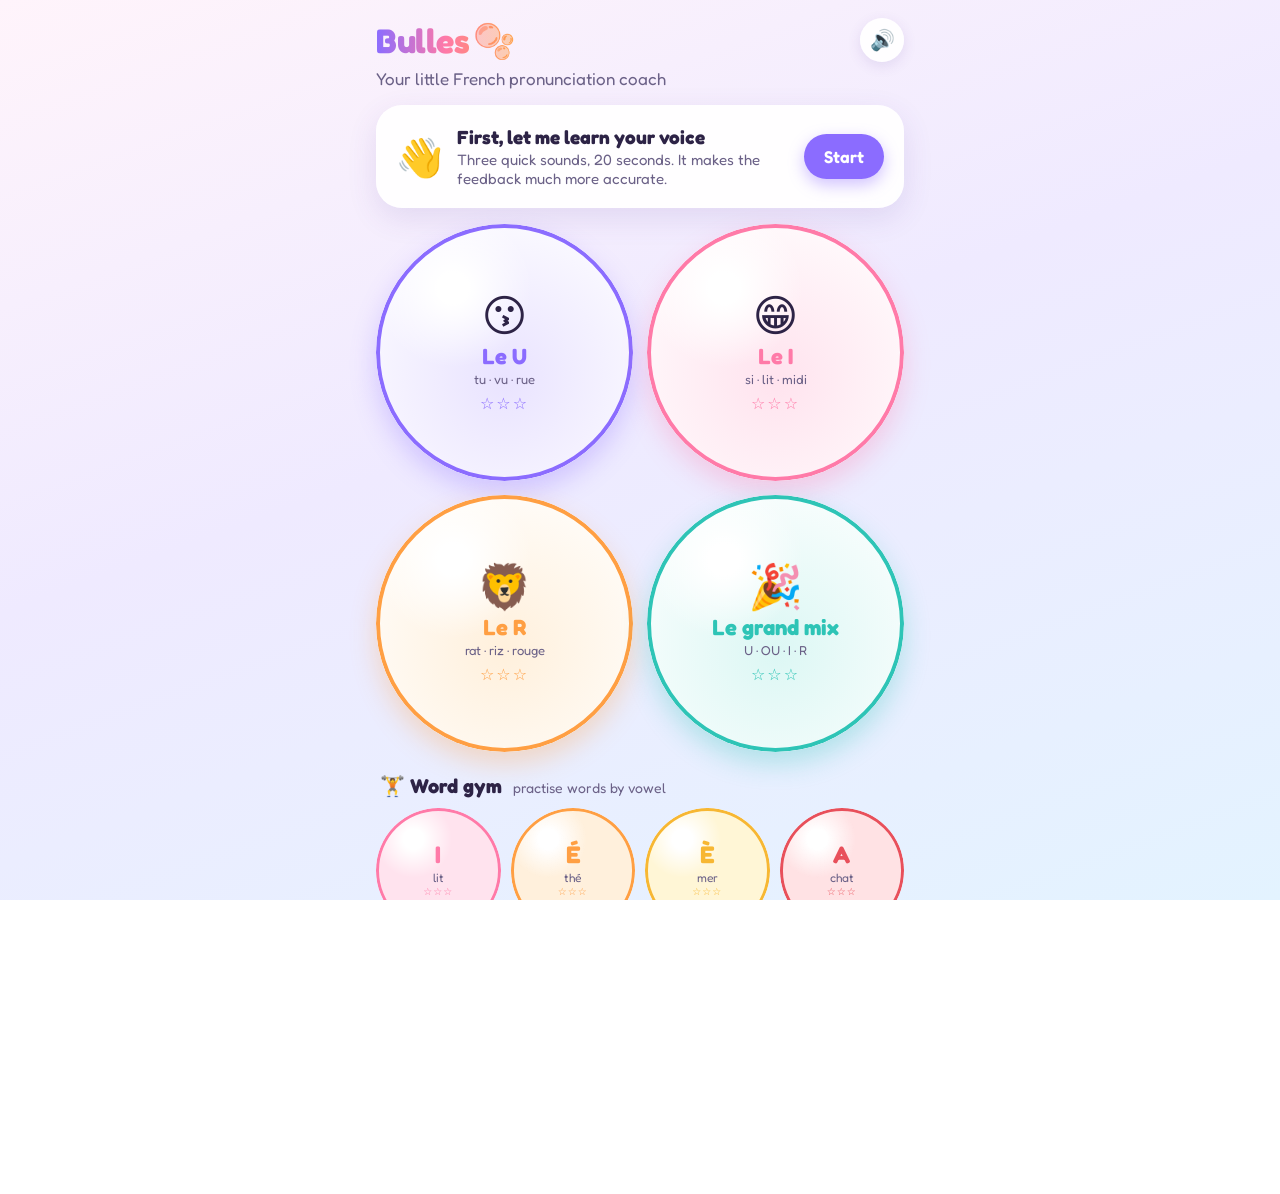
<file: index.html>
<!DOCTYPE html>
<html lang="en">
<head>
<meta charset="utf-8">
<meta name="viewport" content="width=device-width, initial-scale=1, viewport-fit=cover">
<meta name="theme-color" content="#efeaff">
<meta name="apple-mobile-web-app-capable" content="yes">
<title>Bulles · French pronunciation coach</title>
<link rel="preconnect" href="https://fonts.googleapis.com">
<link rel="preconnect" href="https://fonts.gstatic.com" crossorigin>
<link href="https://fonts.googleapis.com/css2?family=Fredoka:wght@400;500;600;700&display=swap" rel="stylesheet">
<link rel="icon" href="data:image/svg+xml,<svg xmlns='http://www.w3.org/2000/svg' viewBox='0 0 100 100'><text y='.9em' font-size='90'>🫧</text></svg>">
<style>:root{
  --ink:#2d2346; --ink2:#6b6187; --card:#ffffffee; --accent:#8b6cff; --soft:#e9e3ff;
  --good:#22c58b; --mid:#ffb020; --bad:#ff5d7a; --r:26px;
  font-family:'Fredoka','Nunito','Avenir Next','Segoe UI',system-ui,sans-serif;
}
*{box-sizing:border-box;-webkit-tap-highlight-color:transparent}
html,body{margin:0;height:100%;color:var(--ink);background:linear-gradient(160deg,#fff4fb 0%,#efeaff 45%,#e3f3ff 100%);background-attachment:fixed;overflow-x:hidden}
body{min-height:100vh;min-height:100dvh}
button{font-family:inherit;color:inherit;cursor:pointer;border:none;background:none}
#bg{position:fixed;inset:0;overflow:hidden;z-index:0}
.bub{position:absolute;bottom:-120px;border-radius:50%;cursor:pointer;
  background:radial-gradient(circle at 30% 28%,#fff 0 9%,rgba(255,255,255,.55) 10% 18%,transparent 40%),radial-gradient(circle at 50% 50%,var(--c1) 0%,var(--c2) 100%);
  box-shadow:inset 0 0 12px rgba(255,255,255,.7),0 4px 18px rgba(120,90,200,.12);opacity:.55;animation:rise linear infinite}
.bub.pop{animation:popit .25s ease-out forwards!important}
@keyframes rise{0%{transform:translate(0,0)}25%{transform:translate(18px,-28vh)}50%{transform:translate(-14px,-58vh)}75%{transform:translate(12px,-88vh)}100%{transform:translate(-6px,-125vh)}}
@keyframes popit{to{transform:scale(1.6);opacity:0}}
#fx{position:fixed;inset:0;pointer-events:none;z-index:50}
#app{position:relative;z-index:1;max-width:560px;margin:0 auto;padding:max(14px,env(safe-area-inset-top)) 16px calc(28px + env(safe-area-inset-bottom));pointer-events:none}
#app>*{pointer-events:auto}
.top{display:flex;align-items:center;justify-content:space-between;margin:4px 0 6px}
.logo{font-size:34px;font-weight:700;letter-spacing:-.5px;background:linear-gradient(90deg,#8b6cff,#ff7aa8,#ff9f43);-webkit-background-clip:text;background-clip:text;color:transparent}
.logo span{-webkit-text-fill-color:initial;margin-left:4px}
.iconbtn{width:44px;height:44px;border-radius:50%;background:var(--card);box-shadow:0 4px 14px rgba(90,60,160,.12);font-size:20px;display:grid;place-items:center;transition:transform .15s}
.iconbtn:active{transform:scale(.9)}
.tag{margin:0 0 16px;color:var(--ink2);font-size:17px}
.card{background:var(--card);border-radius:var(--r);padding:20px;box-shadow:0 10px 30px rgba(90,60,160,.12);backdrop-filter:blur(8px);-webkit-backdrop-filter:blur(8px);margin-bottom:16px;animation:inUp .45s cubic-bezier(.2,1.4,.4,1) both}
@keyframes inUp{from{opacity:0;transform:translateY(18px) scale(.97)}to{opacity:1;transform:none}}
.wobble{animation:wob .5s ease}
@keyframes wob{20%{transform:translateX(-8px) rotate(-1deg)}40%{transform:translateX(7px) rotate(1deg)}60%{transform:translateX(-5px)}80%{transform:translateX(3px)}}
.calib{display:flex;align-items:center;gap:14px}
.calib .em{font-size:38px}
.calib p{margin:2px 0 0;color:var(--ink2);font-size:15px}
.calib h3{margin:0;font-size:19px}
.pill{display:inline-flex;align-items:center;gap:6px;padding:12px 20px;border-radius:999px;font-size:17px;font-weight:600;background:var(--accent);color:#fff;box-shadow:0 6px 16px color-mix(in srgb,var(--accent) 40%,transparent);transition:transform .15s,filter .15s}
.pill:active{transform:scale(.94)}
.pill.ghost{background:#fff;color:var(--ink);box-shadow:0 3px 10px rgba(90,60,160,.12)}
.pill.small{padding:8px 14px;font-size:15px}
.pill[disabled]{filter:grayscale(1) opacity(.5)}
.lessons{display:grid;grid-template-columns:1fr 1fr;gap:14px}
.lesson{position:relative;aspect-ratio:1/1;border-radius:50%;display:flex;flex-direction:column;align-items:center;justify-content:center;text-align:center;
  background:radial-gradient(circle at 30% 25%,#fff 0 6%,transparent 30%),radial-gradient(circle at 50% 60%,var(--soft),#fff);
  box-shadow:inset 0 0 0 4px var(--col),0 12px 26px color-mix(in srgb,var(--col) 30%,transparent);animation:floaty 4s ease-in-out infinite,inUp .5s both;transition:transform .2s}
.lesson:nth-child(2){animation-delay:-1s,.08s}.lesson:nth-child(3){animation-delay:-2s,.16s}.lesson:nth-child(4){animation-delay:-3s,.24s}
.lesson:active{transform:scale(.94)}
@keyframes floaty{50%{translate:0 -7px}}
.lesson .em{font-size:44px;line-height:1}
.lesson .t{font-size:22px;font-weight:700;margin-top:6px;color:var(--col)}
.lesson .s{font-size:13px;color:var(--ink2);margin-top:2px}
.stars{font-size:16px;letter-spacing:2px;margin-top:6px}
.foot{display:flex;flex-wrap:wrap;gap:10px;justify-content:center;margin-top:20px}
.toggle{display:flex;align-items:center;gap:8px;font-size:14px;color:var(--ink2);background:#ffffffaa;border-radius:999px;padding:8px 14px}
/* lesson screen */
.lhead{display:flex;align-items:center;gap:12px;margin-bottom:12px}
.lhead h2{margin:0;font-size:22px;flex:1}
.prog{height:12px;border-radius:99px;background:#ffffff99;overflow:hidden;margin-bottom:14px;box-shadow:inset 0 1px 3px rgba(0,0,0,.06)}
.prog i{display:block;height:100%;width:0;border-radius:99px;background:linear-gradient(90deg,var(--accent),color-mix(in srgb,var(--accent) 60%,#fff));transition:width .5s cubic-bezier(.3,1.4,.5,1)}
.steplabel{font-size:14px;font-weight:600;color:var(--accent);text-transform:uppercase;letter-spacing:.8px;margin-bottom:6px}
.prompt{text-align:center}
.word{font-size:56px;font-weight:700;line-height:1.1;margin:6px 0 2px;letter-spacing:.5px}
.word.long{font-size:34px}
.word .hl{color:var(--accent)}
.en{color:var(--ink2);font-size:16px;min-height:20px}
.hint{color:var(--ink2);font-size:15px;margin-top:8px}
.models{display:flex;gap:8px;justify-content:center;margin-top:12px;flex-wrap:wrap}
.multi{display:flex;gap:8px;justify-content:center;align-items:center;flex-wrap:wrap;margin:6px 0}
.multi .w{font-size:40px;font-weight:700;padding:6px 14px;border-radius:18px;opacity:.4;transition:all .3s;position:relative}
.multi .w.cur{opacity:1;background:var(--soft);transform:scale(1.08)}
.multi .w.done{opacity:.85}
.multi .w small{display:block;font-size:13px;font-weight:500;color:var(--ink2)}
.multi .arrow{font-size:22px;opacity:.4}
.multi .badge{position:absolute;top:-8px;right:-8px;font-size:20px}
.viz{position:relative;margin:14px auto 4px;width:100%;max-width:420px}
canvas.map{width:100%;height:auto;display:block;border-radius:22px;background:linear-gradient(180deg,#fbf9ff,#f3efff)}
.vizcap{font-size:13px;color:var(--ink2);text-align:center;margin-top:6px}
.rmeter{display:flex;justify-content:center;gap:6px}
.rtype{flex:1 1 0;max-width:110px;text-align:center;padding:10px 6px;border-radius:18px;background:#f6f3ff;font-size:13px;color:var(--ink2);transition:all .3s}
.rtype b{display:block;font-size:26px;margin-bottom:2px}
.rtype.on{background:var(--good);color:#fff;transform:scale(1.08)}
.rtype.on.badr{background:var(--bad)}
.rtype.on.midr{background:var(--mid)}
.micwrap{display:flex;flex-direction:column;align-items:center;margin-top:12px}
.mic{position:relative;width:104px;height:104px;border-radius:50%;font-size:42px;color:#fff;
  background:radial-gradient(circle at 32% 28%,rgba(255,255,255,.7) 0 8%,transparent 30%),linear-gradient(145deg,var(--accent),color-mix(in srgb,var(--accent) 65%,#ff7aa8));
  box-shadow:0 12px 28px color-mix(in srgb,var(--accent) 45%,transparent);transition:transform .15s}
.mic:active{transform:scale(.92)}
.mic .ring{position:absolute;inset:0;border-radius:50%;border:3px solid var(--accent);opacity:0;pointer-events:none}
.mic.rec{background:linear-gradient(145deg,#ff5d7a,#ff9f43)}
.mic.rec .ring{animation:ring 1.2s ease-out infinite}
.mic.rec .ring:nth-child(2){animation-delay:.4s}
.mic.busy{filter:grayscale(.4);opacity:.7}
@keyframes ring{from{transform:scale(1);opacity:.8}to{transform:scale(1.8);opacity:0}}
.miclabel{margin-top:10px;font-size:16px;color:var(--ink2);min-height:22px;text-align:center}
.level{width:140px;height:8px;border-radius:9px;background:#eee8ff;margin-top:8px;overflow:hidden}
.level i{display:block;height:100%;width:0;background:linear-gradient(90deg,#22c58b,#ffb020,#ff5d7a);transition:width .06s}
.result{margin-top:16px;text-align:center}
.score{display:inline-grid;place-items:center;width:92px;height:92px;border-radius:50%;font-size:30px;font-weight:700;color:#fff;animation:boing .6s cubic-bezier(.2,1.8,.4,1) both;
  background:radial-gradient(circle at 30% 25%,rgba(255,255,255,.6) 0 8%,transparent 30%),var(--sc,var(--good));box-shadow:0 10px 24px color-mix(in srgb,var(--sc,var(--good)) 40%,transparent)}
@keyframes boing{from{transform:scale(.2)}to{transform:scale(1)}}
.verdict{font-size:22px;font-weight:700;margin:10px 0 4px}
.chips{display:flex;gap:8px;justify-content:center;flex-wrap:wrap;margin:10px 0}
.chip{padding:8px 14px;border-radius:16px;font-size:18px;font-weight:600;background:#f1f0f5}
.chip small{display:block;font-size:12px;font-weight:500;opacity:.85}
.chip.ok{background:#d7f7ea;color:#0f8a5f}.chip.no{background:#ffe1e7;color:#c3264a}.chip.na{opacity:.55}
.fb{background:#fff8e6;border-radius:18px;padding:12px 16px;font-size:16px;line-height:1.4;text-align:left;margin-top:8px}
.fb.good{background:#e3fbf1}
.actions{display:flex;gap:10px;justify-content:center;flex-wrap:wrap;margin-top:14px}
.sentence{font-size:30px;font-weight:700;line-height:1.35;text-align:center;margin:8px 0}
.sentence .f{color:var(--accent)}
.sentence .sw{display:inline-block;padding:0 3px;border-radius:8px}
.sentence .sw.ok{background:#d7f7ea}.sentence .sw.no{background:#ffe1e7;text-decoration:underline wavy #ff5d7a}
.heard{font-size:15px;color:var(--ink2);margin-top:6px}
/* tip */
.tip{text-align:center}
.tip h2{margin:4px 0 6px;font-size:26px}
.face{width:170px;height:170px;margin:4px auto}
.tiplines{text-align:left;list-style:none;padding:0;margin:12px 0 0}
.tiplines li{font-size:18px;line-height:1.4;padding:10px 14px;margin:8px 0;border-radius:16px;background:var(--soft);opacity:0;animation:inUp .5s cubic-bezier(.2,1.4,.4,1) forwards}
.big-emoji{font-size:64px;animation:boing .7s cubic-bezier(.2,1.8,.4,1) both}
.summary{text-align:center}
.bigstars{font-size:46px;letter-spacing:6px;margin:8px 0}
.bigstars span{display:inline-block;animation:boing .6s cubic-bezier(.2,1.8,.4,1) both}
.tricky{display:flex;flex-wrap:wrap;gap:8px;justify-content:center;margin:10px 0}
.numbers{font-family:ui-monospace,Menlo,monospace;font-size:11px;text-align:left;background:#1e1b2e;color:#c9f;padding:10px;border-radius:12px;white-space:pre-wrap;margin-top:12px;max-height:240px;overflow:auto}
.toast{position:fixed;left:50%;bottom:calc(24px + env(safe-area-inset-bottom));transform:translateX(-50%);background:#2d2346;color:#fff;padding:12px 18px;border-radius:16px;font-size:15px;z-index:60;max-width:90vw;animation:inUp .3s both;box-shadow:0 10px 30px rgba(0,0,0,.25)}
.calsteps{display:flex;gap:10px;justify-content:center;margin:12px 0}
.calsteps .cs{width:76px;height:76px;border-radius:50%;display:grid;place-items:center;font-size:26px;font-weight:700;background:#f3efff;transition:all .3s}
.calsteps .cs.cur{background:var(--accent);color:#fff;transform:scale(1.1)}
.calsteps .cs.done{background:var(--good);color:#fff}
.center{text-align:center}
.muted{color:var(--ink2)}
@media (max-width:380px){.word{font-size:46px}.multi .w{font-size:32px}.sentence{font-size:25px}.lesson .em{font-size:36px}.lesson .t{font-size:19px}}
@media (prefers-reduced-motion:reduce){*{animation-duration:.01s!important}}
.calsteps .cs.fail{background:var(--bad);color:#fff;transform:scale(1.15);animation:wob .5s ease}
.failcard{display:flex;gap:12px;align-items:flex-start;text-align:left;background:#ffe1e7;border:3px solid var(--bad);border-radius:20px;padding:14px 16px;margin:6px 0 10px;animation:inUp .4s cubic-bezier(.2,1.6,.4,1) both}
.failcard .fx{flex:0 0 44px;height:44px;border-radius:50%;background:var(--bad);color:#fff;font-size:26px;font-weight:700;display:grid;place-items:center}
.failcard b{font-size:19px;color:#b0173a}
.failcard p{margin:4px 0 0;font-size:16px;line-height:1.4;color:#5a2333}
.failcard .small{font-size:14px;opacity:.85}
.okcard{background:#d7f7ea;color:#0f8a5f;border-radius:16px;padding:10px 14px;font-size:18px;font-weight:600;margin:6px 0 10px;animation:inUp .4s both}
.seg{display:inline-flex;background:#ffffffaa;border-radius:999px;padding:4px;gap:2px;font-size:14px}
.seg button{padding:6px 12px;border-radius:999px;color:var(--ink2)}
.seg button.on{background:var(--accent);color:#fff}
.gymgrid{display:grid;grid-template-columns:repeat(4,1fr);gap:10px}
.gv{aspect-ratio:1/1;border-radius:50%;display:flex;flex-direction:column;align-items:center;justify-content:center;background:radial-gradient(circle at 30% 25%,#fff 0 8%,transparent 30%),var(--soft);box-shadow:inset 0 0 0 3px var(--col);animation:floaty 4s ease-in-out infinite;transition:transform .2s}
.gv:nth-child(odd){animation-delay:-2s}
.gv:active{transform:scale(.92)}
.gv .l{font-size:24px;font-weight:700;color:var(--col);line-height:1}
.gv .x{font-size:12px;color:var(--ink2);margin-top:3px}
.gv .st{font-size:10px;color:var(--col);letter-spacing:1px}
h3.sec{margin:22px 4px 10px;font-size:20px}
h3.sec small{font-weight:400;color:var(--ink2);font-size:14px;margin-left:6px}
</style>
</head>
<body>
<div id="bg"></div>
<main id="app"></main>
<canvas id="fx"></canvas>
<script>/* ============================================================
   Bulles — French pronunciation analysis engine (pure JS, no deps)
   - LPC formant tracking (F1/F2/F3)
   - Vowel classifier for French i / y / u + typical English-speaker errors
   - R detector: French uvular R vs English R vs rolled R vs missing
   - Syllable nucleus segmentation
   ============================================================ */
const DSP = (() => {
  'use strict';

  // ---------- basic helpers ----------
  const median = (arr) => {
    if (!arr.length) return NaN;
    const s = Float64Array.from(arr).sort();
    const m = s.length >> 1;
    return s.length % 2 ? s[m] : 0.5 * (s[m - 1] + s[m]);
  };
  const percentile = (arr, p) => {
    if (!arr.length) return 0;
    const s = Float64Array.from(arr).sort();
    return s[Math.min(s.length - 1, Math.max(0, Math.floor(p * (s.length - 1))))];
  };
  const hamming = (n) => {
    const w = new Float64Array(n);
    for (let i = 0; i < n; i++) w[i] = 0.54 - 0.46 * Math.cos((2 * Math.PI * i) / (n - 1));
    return w;
  };
  const nextPow2 = (n) => { let p = 1; while (p < n) p <<= 1; return p; };

  // ---------- resampling ----------
  function designLowpass(cutNorm, taps) {
    const h = new Float64Array(taps), M = taps - 1;
    let sum = 0;
    for (let n = 0; n < taps; n++) {
      const x = n - M / 2;
      const sinc = x === 0 ? 2 * cutNorm : Math.sin(2 * Math.PI * cutNorm * x) / (Math.PI * x);
      h[n] = sinc * (0.54 - 0.46 * Math.cos((2 * Math.PI * n) / M));
      sum += h[n];
    }
    for (let n = 0; n < taps; n++) h[n] /= sum;
    return h;
  }
  const lpCache = {};
  function decimate(x, fs, targetFs) {
    const factor = Math.max(1, Math.round(fs / targetFs));
    if (factor === 1) return { y: Float64Array.from(x), fs };
    const key = factor;
    const h = lpCache[key] || (lpCache[key] = designLowpass(0.42 / factor, 8 * factor + 1));
    const half = (h.length - 1) / 2;
    const out = new Float64Array(Math.floor(x.length / factor));
    for (let i = 0; i < out.length; i++) {
      const c = i * factor;
      let s = 0;
      for (let k = 0; k < h.length; k++) {
        const idx = c + half - k;
        if (idx >= 0 && idx < x.length) s += h[k] * x[idx];
      }
      out[i] = s;
    }
    return { y: out, fs: fs / factor };
  }

  // ---------- LPC + polynomial roots ----------
  let LAGW = 40;
  function lpc(frame, order, fs = 11000) {
    const n = frame.length, r = new Float64Array(order + 1);
    for (let k = 0; k <= order; k++) {
      let s = 0;
      for (let i = k; i < n; i++) s += frame[i] * frame[i - k];
      r[k] = s;
    }
    if (r[0] <= 1e-12) return null;
    r[0] *= 1.0001;
    // gentle lag window (reduces pitch-harmonic latching)
    for (let k = 1; k <= order; k++) r[k] *= Math.exp(-0.5 * Math.pow((2 * Math.PI * LAGW * k) / fs, 2));
    const a = new Float64Array(order + 1), tmp = new Float64Array(order + 1);
    a[0] = 1;
    let e = r[0];
    for (let i = 1; i <= order; i++) {
      let acc = r[i];
      for (let j = 1; j < i; j++) acc += a[j] * r[i - j];
      const k = -acc / e;
      tmp.set(a);
      for (let j = 1; j < i; j++) a[j] = tmp[j] + k * tmp[i - j];
      a[i] = k;
      e *= 1 - k * k;
      if (e <= 0) return null;
    }
    return a;
  }

  // Durand–Kerner root finder for monic polynomial z^n + a1 z^(n-1) + ... + an
  function polyRoots(a) {
    const n = a.length - 1;
    const re = new Float64Array(n), im = new Float64Array(n);
    for (let i = 0; i < n; i++) {
      const ang = (2 * Math.PI * i) / n + 0.4;
      re[i] = 0.9 * Math.cos(ang);
      im[i] = 0.9 * Math.sin(ang);
    }
    for (let it = 0; it < 120; it++) {
      let maxd = 0;
      for (let i = 0; i < n; i++) {
        let pr = 1, pi = 0;
        for (let k = 1; k <= n; k++) {
          const nr = pr * re[i] - pi * im[i] + a[k];
          pi = pr * im[i] + pi * re[i];
          pr = nr;
        }
        let dr = 1, di = 0;
        for (let j = 0; j < n; j++) {
          if (j === i) continue;
          const xr = re[i] - re[j], xi = im[i] - im[j];
          const nr = dr * xr - di * xi;
          di = dr * xi + di * xr;
          dr = nr;
        }
        const den = dr * dr + di * di;
        if (den < 1e-300) continue;
        const qr = (pr * dr + pi * di) / den, qi = (pi * dr - pr * di) / den;
        re[i] -= qr; im[i] -= qi;
        const d = Math.abs(qr) + Math.abs(qi);
        if (d > maxd) maxd = d;
      }
      if (maxd < 1e-9) break;
    }
    return { re, im };
  }

  function formantsFromLpc(a, fs, f0 = 0) {
    const { re, im } = polyRoots(a);
    const cands = [];
    for (let i = 0; i < re.length; i++) {
      if (im[i] <= 1e-3) continue;
      const freq = (Math.atan2(im[i], re[i]) * fs) / (2 * Math.PI);
      const mag = Math.hypot(re[i], im[i]);
      const bw = (-Math.log(mag) * fs) / Math.PI;
      if (freq > 180 && freq < fs / 2 - 200 && bw > 0 && bw < 1150) cands.push({ freq, bw });
    }
    cands.sort((x, y) => x.freq - y.freq);
    // drop a low pole that just latched onto the 2nd pitch harmonic (common for higher voices)
    if (f0 > 150) {
      const low = cands.filter((c) => c.freq <= 1100);
      const under = cands.filter((c) => c.freq <= 1700).length;
      if (low.length >= 2 && under >= 3) {
        const bad = low.find((c) => Math.abs(c.freq - 2 * f0) < 0.12 * 2 * f0);
        if (bad) cands.splice(cands.indexOf(bad), 1);
      }
    }
    // assign F1, F2, F3
    let F1 = NaN, F2 = NaN, F3 = NaN, idx = 0, bwSum = 0;
    for (; idx < cands.length; idx++) if (cands[idx].freq >= 180 && cands[idx].freq <= 1100 && cands[idx].bw < 400) { F1 = cands[idx].freq; bwSum += cands[idx].bw; idx++; break; }
    if (!isNaN(F1)) {
      for (; idx < cands.length; idx++) if (cands[idx].freq >= Math.max(F1 + 150, 550) && cands[idx].freq <= 3200 && cands[idx].bw < 700) { F2 = cands[idx].freq; bwSum += cands[idx].bw; idx++; break; }
    }
    if (!isNaN(F2)) {
      for (; idx < cands.length; idx++) if (cands[idx].freq >= F2 + 150 && cands[idx].freq <= 4300) { F3 = cands[idx].freq; bwSum += cands[idx].bw; break; }
    }
    const quality = isNaN(F2) ? Infinity : bwSum + (isNaN(F3) ? 900 : 0);
    return { F1, F2, F3, quality };
  }

  // ---------- FFT (radix-2, in place) ----------
  function fft(re, im) {
    const n = re.length;
    for (let i = 1, j = 0; i < n; i++) {
      let bit = n >> 1;
      for (; j & bit; bit >>= 1) j ^= bit;
      j ^= bit;
      if (i < j) { [re[i], re[j]] = [re[j], re[i]]; [im[i], im[j]] = [im[j], im[i]]; }
    }
    for (let len = 2; len <= n; len <<= 1) {
      const ang = (-2 * Math.PI) / len, wr = Math.cos(ang), wi = Math.sin(ang);
      for (let i = 0; i < n; i += len) {
        let cr = 1, ci = 0;
        for (let j = 0; j < len / 2; j++) {
          const ur = re[i + j], ui = im[i + j];
          const vr = re[i + j + len / 2] * cr - im[i + j + len / 2] * ci;
          const vi = re[i + j + len / 2] * ci + im[i + j + len / 2] * cr;
          re[i + j] = ur + vr; im[i + j] = ui + vi;
          re[i + j + len / 2] = ur - vr; im[i + j + len / 2] = ui - vi;
          const nr = cr * wr - ci * wi;
          ci = cr * wi + ci * wr; cr = nr;
        }
      }
    }
  }

  // ---------- pitch / voicing ----------
  function voicingAt(y, start, win, fs) {
    let mean = 0;
    for (let i = 0; i < win; i++) mean += y[start + i];
    mean /= win;
    const minLag = Math.floor(fs / 500), maxLag = Math.min(Math.floor(fs / 70), win - 40);
    let best = 0, bestLag = 0;
    const rs = new Float64Array(maxLag + 2);
    for (let lag = minLag; lag <= maxLag; lag++) {
      let num = 0, e1 = 0, e2 = 0;
      for (let i = 0; i < win - lag; i++) {
        const a = y[start + i] - mean, b = y[start + i + lag] - mean;
        num += a * b; e1 += a * a; e2 += b * b;
      }
      const r = num / (Math.sqrt(e1 * e2) + 1e-12);
      rs[lag] = r;
      if (r > best) { best = r; bestLag = lag; }
    }
    // avoid sub-harmonic (octave-down) errors: take the shortest lag that is a local peak close to the best
    for (let lag = minLag + 1; lag < bestLag; lag++) {
      if (rs[lag] >= 0.9 * best && rs[lag] >= rs[lag - 1] && rs[lag] >= rs[lag + 1]) { bestLag = lag; break; }
    }
    return { voicing: best, f0: bestLag ? fs / bestLag : 0 };
  }

  // double pre-emphasis (flattens the ~-12 dB/oct voice spectrum so F2/F3 are fitted well)
  const preEmph1 = (y, n) => y[n] - 0.97 * (y[n - 1] || 0);
  // try single and double pre-emphasis, keep the cleaner fit (narrower formant bandwidths)
  function bestFormants(y, start, win, ham, buf, order, dfs, f0) {
    let best = { F1: NaN, F2: NaN, F3: NaN, quality: Infinity };
    for (const pe of [preEmph1, preEmph2]) {
      for (let i = 0; i < win; i++) buf[i] = pe(y, start + i) * ham[i];
      const a = lpc(buf, order, dfs);
      if (!a) continue;
      const f = formantsFromLpc(a, dfs, f0);
      if (f.quality < best.quality) best = f;
    }
    return best;
  }
  const preEmph2 = (y, n) => {
    const a = y[n] - 0.97 * (y[n - 1] || 0);
    const b = (y[n - 1] || 0) - 0.97 * (y[n - 2] || 0);
    return a - 0.97 * b;
  };
  // ---------- frame analysis ----------
  /** Analyse a mono signal. Returns {frames, fs, peakRms, noiseRms}. */
  function analyze(x, fs) {
    const dec = decimate(x, fs, 11000);
    const y = dec.y, dfs = dec.fs;
    const hop = Math.round(dfs * 0.01), win = Math.round(dfs * 0.03);
    const order = Math.min(16, Math.round(dfs / 1000) + 2);
    const ham = hamming(win);
    const buf = new Float64Array(win);
    const N = nextPow2(Math.round(fs * 0.04));
    const fre = new Float64Array(N), fim = new Float64Array(N);
    const hamN = hamming(N);
    const binHz = fs / N;
    const frames = [];
    for (let start = 2; start + win <= y.length; start += hop) {
      const t = (start + win / 2) / dfs;
      let s = 0;
      for (let i = 0; i < win; i++) s += y[start + i] * y[start + i];
      const rms = Math.sqrt(s / win);
      const fr = { t, rms, voicing: 0, f0: 0, F1: NaN, F2: NaN, F3: NaN, centroid: 0, flat: 0, band: 0, zcr: 0 };
      if (rms > 1e-5) {
        const v = voicingAt(y, start, win, dfs);
        fr.voicing = v.voicing; fr.f0 = v.f0;
        const bf = bestFormants(y, start, win, ham, buf, order, dfs, v.voicing > 0.6 ? v.f0 : 0);
        fr.F1 = bf.F1; fr.F2 = bf.F2; fr.F3 = bf.F3;
        // full-rate spectrum for frication analysis
        const c = Math.round(t * fs) - N / 2;
        let zc = 0, prev = 0;
        for (let i = 0; i < N; i++) {
          const xv = c + i >= 0 && c + i < x.length ? x[c + i] : 0;
          fre[i] = xv * hamN[i]; fim[i] = 0;
          if (i && (xv >= 0) !== (prev >= 0)) zc++;
          prev = xv;
        }
        fr.zcr = zc / N;
        fft(fre, fim);
        let num = 0, den = 0, logSum = 0, linSum = 0, cnt = 0, band = 0;
        const lo = Math.floor(300 / binHz), hi = Math.min(N / 2 - 1, Math.floor(8000 / binHz));
        const flo = Math.floor(1000 / binHz), fhi = Math.floor(4000 / binHz);
        for (let k = lo; k <= hi; k++) {
          const p = fre[k] * fre[k] + fim[k] * fim[k];
          num += k * binHz * p; den += p;
          if (k >= flo && k <= fhi) { logSum += Math.log(p + 1e-20); linSum += p; cnt++; }
          if (k * binHz >= 700 && k * binHz <= 4000) band += p;
        }
        fr.centroid = den > 0 ? num / den : 0;
        fr.band = den > 0 ? band / den : 0;
        // local spectral flatness in 1–4 kHz: noise ≈ 0.5, harmonics ≪ 0.5 (independent of spectral shape)
        const sb = Math.max(8, Math.round(375 / binHz));
        let wsum = 0, fsum = 0;
        for (let k0 = flo; k0 + sb <= fhi; k0 += sb) {
          let lg = 0, ln = 0;
          for (let k = k0; k < k0 + sb; k++) { const p = fre[k] * fre[k] + fim[k] * fim[k]; lg += Math.log(p + 1e-20); ln += p; }
          if (ln <= 0) continue;
          const fl = Math.exp(lg / sb) / (ln / sb);
          wsum += ln; fsum += fl * ln;
        }
        fr.flat = wsum > 0 ? fsum / wsum : 0;
      }
      frames.push(fr);
    }
    const rmsArr = frames.map((f) => f.rms);
    const peakRms = percentile(rmsArr, 0.97);
    const noiseRms = Math.max(percentile(rmsArr, 0.1), 1e-5);
    return { frames, fs, dfs, peakRms, noiseRms, duration: x.length / fs };
  }

  /** Fast single-frame formant estimate for live visuals (chunk = most recent samples). */
  function liveFrame(chunk, fs) {
    const dec = decimate(chunk, fs, 11000);
    const y = dec.y, dfs = dec.fs;
    const win = Math.min(y.length - 2, Math.round(dfs * 0.03));
    if (win < 100) return null;
    const start = y.length - win - 1;
    if (start < 2) return null;
    let s = 0;
    for (let i = 0; i < win; i++) s += y[start + i] * y[start + i];
    const rms = Math.sqrt(s / win);
    const v = voicingAt(y, start, win, dfs);
    const ham = hamming(win), buf = new Float64Array(win);
    const f = bestFormants(y, start, win, ham, buf, Math.min(16, Math.round(dfs / 1000) + 2), dfs, v.voicing > 0.6 ? v.f0 : 0);
    return { rms, voicing: v.voicing, ...f };
  }

  // ---------- speaker templates ----------
  // Native French reference vowels (adult male averages, Hz: F1, F2, F3). Scaled to each speaker.
  const REF = {
    i: [280, 2250, 3000], e: [360, 2100, 2650], E: [520, 1800, 2550], a: [650, 1350, 2500],
    y: [270, 1850, 2150], eu: [370, 1500, 2200], o: [380, 850, 2300], u: [300, 750, 2300],
    // typical English-speaker substitutes
    I: [400, 1950, 2600], // "ih" as in sit
    Y: [310, 1400, 2250], // fronted English "oo" (goose) / under-fronted U
    U: [440, 1050, 2400], // "oo" as in book
  };
  const FR_KEYS = ['i', 'e', 'E', 'a', 'y', 'eu', 'o', 'u'];
  const ERR_KEYS = ['I', 'Y', 'U'];
  const ROUNDED = { y: 1, eu: 1, o: 1, u: 1, Y: 1, U: 1 };
  const DEFAULT_CAL = null;
  const W = { F1: 0.45, F2: 1.0, F3: 0.45 };
  const fobj = (v) => ({ F1: v[0], F2: v[1], F3: v[2] });
  function vowelDistance(f, t) {
    let d = 0;
    d += Math.pow(W.F1 * Math.log(f.F1 / t.F1), 2);
    d += Math.pow(W.F2 * Math.log(f.F2 / t.F2), 2);
    if (!isNaN(f.F3) && t.F3) d += Math.pow(W.F3 * Math.log(f.F3 / t.F3), 2);
    return Math.sqrt(d);
  }
  /** Speaker size factor (vocal tract length) from the calibration vowels. */
  function speakerScale(cal) {
    if (!cal || !cal.i || !cal.a) return 1.12;
    const r = [cal.a.F3 / REF.a[2], cal.i.F2 / REF.i[1], cal.i.F3 / REF.i[2]].filter((x) => isFinite(x) && x > 0.7 && x < 1.6);
    if (!r.length) return 1.12;
    return Math.exp(r.reduce((s, x) => s + Math.log(x), 0) / r.length);
  }
  const tplCache = new Map();
  function templates(cal) {
    const key = cal ? JSON.stringify(cal) : 'none';
    if (tplCache.has(key)) return tplCache.get(key);
    const k = speakerScale(cal);
    const T = {};
    for (const v of Object.keys(REF)) T[v] = { F1: REF[v][0] * k, F2: REF[v][1] * k, F3: REF[v][2] * k };
    if (cal) {
      // measurement bias (mic + analysis), estimated from the calibration vowels that look right
      const bias = [0, 0, 0], n = [0, 0, 0];
      for (const v of ['i', 'a', 'u']) {
        const m = cal[v];
        if (!m || vowelDistance(m, T[v]) > 0.3) continue;
        ['F1', 'F2', 'F3'].forEach((F, j) => { if (isFinite(m[F])) { bias[j] += Math.log(m[F] / T[v][F]); n[j]++; } });
      }
      const b = bias.map((x, j) => (n[j] ? Math.max(-0.18, Math.min(0.18, x / n[j])) : 0));
      for (const v of Object.keys(T)) ['F1', 'F2', 'F3'].forEach((F, j) => (T[v][F] *= Math.exp(b[j])));
      // the learner's own i / a / u replace the reference ONLY if they are already close to native
      for (const v of ['i', 'a', 'u']) {
        const m = cal[v];
        if (m && isFinite(m.F1) && isFinite(m.F2) && vowelDistance(m, T[v]) < 0.12) T[v] = { F1: m.F1, F2: m.F2, F3: isFinite(m.F3) ? m.F3 : T[v].F3 };
      }
    }
    tplCache.set(key, T);
    return T;
  }
  const keysFor = (target) => (['i', 'y', 'u'].includes(target) ? FR_KEYS.concat(ERR_KEYS) : FR_KEYS);
  function classifyVowel(f, T, keys) {
    keys = keys || Object.keys(T);
    let best = null, bestD = Infinity;
    const dists = {};
    for (const k of keys) {
      const d = vowelDistance(f, T[k]);
      dists[k] = d;
      if (d < bestD) { bestD = d; best = k; }
    }
    return { label: best, dist: bestD, dists };
  }
  // ---------- strictness ----------
  let PASS_D = 0.14; // distance from the native target that still counts as a pass
  const STRICT = { easy: 0.19, normal: 0.14, strict: 0.105 };
  let R_MIN = 5;
  function setStrictness(level) {
    PASS_D = STRICT[level] || STRICT.normal;
    R_MIN = level === 'easy' ? 3 : level === 'strict' ? 7 : 5;
  }
  /** 0–100 score: 70 exactly at the pass distance; capped if another vowel is nearer. */
  function vowelScore(c, target) {
    const d = c.dists[target];
    const sigma = PASS_D / Math.sqrt(-Math.log(0.7));
    let sc = 100 * Math.exp(-Math.pow(d / sigma, 2));
    if (d < PASS_D * 0.45) sc = Math.max(sc, 97);
    if (c.label !== target) sc = Math.min(sc, 60);
    return Math.round(sc);
  }
  /** Articulation hints: compare what was said with the target. */
  function articulation(f, target, T) {
    const t = T[target];
    const hints = [];
    const d1 = Math.log(f.F1 / t.F1), d2 = Math.log(f.F2 / t.F2);
    if (d1 > 0.13) hints.push('close');
    else if (d1 < -0.15) hints.push('open');
    if (d2 > 0.09) hints.push('back');
    else if (d2 < -0.09) hints.push('front');
    return hints;
  }

  // ---------- frame categorisation ----------
  function speechGate(A) {
    return Math.max(A.noiseRms * 3, A.peakRms * 0.06, 2e-4);
  }
  function isVowelFrame(fr, A) {
    return fr.rms > Math.max(A.peakRms * 0.14, speechGate(A)) && fr.voicing > 0.6 && !isNaN(fr.F1) && !isNaN(fr.F2);
  }

  // ---------- syllable nuclei ----------
  function nuclei(A) {
    const fr = A.frames;
    const thr = Math.max(A.peakRms * 0.14, speechGate(A));
    const ok = fr.map((f) => f.rms > thr && f.voicing > 0.6);
    // smoothed energy
    const e = fr.map((f, i) => {
      let s = 0, n = 0;
      for (let k = -2; k <= 2; k++) if (fr[i + k]) { s += fr[i + k].rms; n++; }
      return s / n;
    });
    const runs = [];
    let st = -1;
    for (let i = 0; i <= fr.length; i++) {
      if (i < fr.length && ok[i]) { if (st < 0) st = i; }
      else if (st >= 0) {
        // bridge tiny gaps (1 frame)
        if (i < fr.length - 1 && ok[i + 1]) continue;
        runs.push([st, i - 1]); st = -1;
      }
    }
    // split runs at energy dips
    const segs = [];
    for (const [a, b] of runs) {
      let cur = a;
      for (let i = a + 3; i <= b - 3; i++) {
        if (e[i] <= e[i - 1] && e[i] <= e[i + 1]) {
          let lp = 0, rp = 0;
          for (let k = cur; k < i; k++) lp = Math.max(lp, e[k]);
          for (let k = i + 1; k <= b; k++) rp = Math.max(rp, e[k]);
          if (e[i] < 0.62 * Math.min(lp, rp)) { segs.push([cur, i - 1]); cur = i + 1; }
        }
      }
      segs.push([cur, b]);
    }
    return segs
      .filter(([a, b]) => b - a + 1 >= 4)
      .map(([a, b]) => {
        let peak = 0;
        for (let k = a; k <= b; k++) peak = Math.max(peak, fr[k].rms);
        const core = [];
        for (let k = a; k <= b; k++) if (fr[k].rms >= 0.45 * peak && ok[k] && !isNaN(fr[k].F1) && !isNaN(fr[k].F2)) core.push(fr[k]);
        const q = Math.floor(core.length * 0.15);
        const mid = core.slice(q, core.length - q || undefined);
        const use = mid.length >= 2 ? mid : core;
        if (core.length < 2) return null;
        return {
          start: fr[a].t, end: fr[b].t, frames: core,
          F1: median(use.map((f) => f.F1)), F2: median(use.map((f) => f.F2)), F3: median(use.filter((f) => !isNaN(f.F3)).map((f) => f.F3)),
          energy: peak * (b - a + 1),
        };
      })
      .filter(Boolean);
  }

  // pick n nuclei (keeping order) maximising energy
  function pickNuclei(nu, n) {
    if (nu.length <= n) return nu;
    const idx = nu.map((x, i) => i).sort((p, q) => nu[q].energy - nu[p].energy).slice(0, n).sort((p, q) => p - q);
    return idx.map((i) => nu[i]);
  }

  // ---------- vowel evaluation ----------
  function glideCheck(target, frames, T) {
    if (frames.length < 8) return false;
    const q = Math.max(2, Math.floor(frames.length / 4));
    const s = (k) => median(frames.slice(0, q).map((x) => x[k])), e = (k) => median(frames.slice(-q).map((x) => x[k]));
    if (target === 'y') return s('F2') > e('F2') * 1.35 && s('F2') > T.y.F2 * 1.05; // English "you"
    if (target === 'e') return e('F2') > s('F2') * 1.12 && e('F1') < s('F1') * 0.85; // English "day" (é→ee)
    if (target === 'o') return s('F2') > e('F2') * 1.22; // English "go" (o→oo)
    return false;
  }
  /**
   * expected: array of vowel targets, e.g. ['y'] or ['*','y'] ('*' = not checked)
   */
  function evalVowels(A, expected, cal) {
    const T = templates(cal);
    const nu = nuclei(A);
    if (!nu.length) return { heard: false, score: 0, syllables: expected.map((t) => ({ target: t, got: null, score: 0, ok: t === '*' })) };
    const chosen = pickNuclei(nu, expected.length);
    const syl = expected.map((target, k) => {
      const n = chosen[k];
      if (!n) return { target, got: null, score: target === '*' ? 100 : 0, ok: target === '*' };
      const f = { F1: n.F1, F2: n.F2, F3: n.F3 };
      if (target === '*') return { target, got: classifyVowel(f, T, FR_KEYS).label, score: 100, ok: true, f };
      const c = classifyVowel(f, T, keysFor(target));
      const glide = glideCheck(target, n.frames, T);
      let score = vowelScore(c, target);
      if (glide) score = Math.min(score, 55);
      return { target, got: c.label, dist: c.dists[target], score, ok: score >= 70, glide, f, hints: articulation(f, target, T) };
    });
    const checked = syl.filter((s) => s.target !== '*');
    const score = checked.length ? Math.round(checked.reduce((s, x) => s + x.score, 0) / checked.length) : 100;
    return { heard: true, score, syllables: syl, nucleiCount: nu.length };
  }

  /** Sustained vowel or glide ('iy'): per-frame distance to the target. */
  function evalSustained(A, target, cal) {
    const T = templates(cal);
    const vf = A.frames.filter((f) => isVowelFrame(f, A));
    if (vf.length < 8) return { heard: false, score: 0 };
    const tg = target === 'iy' ? ['i', 'y'] : [target];
    const keys = keysFor(tg[tg.length - 1]);
    // smooth formants over 5 frames, then classify
    const sm = vf.map((f, i) => {
      const w = vf.slice(Math.max(0, i - 2), i + 3);
      return { F1: median(w.map((x) => x.F1)), F2: median(w.map((x) => x.F2)), F3: median(w.filter((x) => !isNaN(x.F3)).map((x) => x.F3)) };
    });
    const cls = sm.map((f) => classifyVowel(f, T, keys));
    const hit = (c, t) => c.label === t && c.dists[t] < PASS_D * 1.1;
    const tally = (arr) => { const c = {}; arr.forEach((x) => (c[x.label] = (c[x.label] || 0) + 1)); return c; };
    const top = (t) => Object.keys(t).sort((a, b) => t[b] - t[a])[0];
    const medF = (arr) => ({ F1: median(arr.map((x) => x.F1)), F2: median(arr.map((x) => x.F2)), F3: median(arr.filter((x) => !isNaN(x.F3)).map((x) => x.F3)) });
    const track = vf.map((f, i) => ({ F1: sm[i].F1, F2: sm[i].F2, l: cls[i].label }));
    if (tg.length === 2) {
      const q = Math.floor(cls.length * 0.4);
      const parts = [[cls.slice(0, q), sm.slice(0, q), tg[0]], [cls.slice(-q), sm.slice(-q), tg[1]]].map(([c, f, t]) => {
        const share = c.filter((x) => hit(x, t)).length / c.length;
        const mf = medF(f);
        return { target: t, got: top(tally(c)), share, score: Math.round(100 * Math.min(1, share / 0.75)), f: mf, hints: articulation(mf, t, T) };
      });
      return { heard: true, score: Math.min(parts[0].score, parts[1].score), parts, track };
    }
    const share = cls.filter((x) => hit(x, target)).length / cls.length;
    const mf = medF(sm);
    const others = tally(cls.filter((x) => !hit(x, target)));
    const got = share >= 0.5 ? target : top(others) || classifyVowel(mf, T, keys).label;
    return { heard: true, share, score: Math.round(100 * Math.min(1, share / 0.75)), got, f: mf, hints: articulation(mf, target, T), track };
  }

  // ---------- R detection ----------
  function envelope(x, fs) {
    // rectify + 4th-order Butterworth low-pass at 45 Hz (removes pitch ripple, keeps 20–35 Hz trill beats)
    const fc = 45, w0 = (2 * Math.PI * fc) / fs, alpha = Math.sin(w0) / (2 * Math.SQRT1_2), cw = Math.cos(w0);
    const b0 = (1 - cw) / 2, b1 = 1 - cw, b2 = (1 - cw) / 2, a0 = 1 + alpha, a1 = -2 * cw, a2 = 1 - alpha;
    let v = Float64Array.from(x, Math.abs);
    for (let pass = 0; pass < 2; pass++) {
      let x1 = 0, x2 = 0, y1 = 0, y2 = 0;
      const o = new Float64Array(v.length);
      for (let i = 0; i < v.length; i++) {
        const yv = (b0 * v[i] + b1 * x1 + b2 * x2 - a1 * y1 - a2 * y2) / a0;
        x2 = x1; x1 = v[i]; y2 = y1; y1 = yv; o[i] = yv;
      }
      v = o;
    }
    const h = Math.round(fs * 0.002), env = [];
    for (let i = 0; i < v.length; i += h) env.push(Math.max(0, v[i]));
    return { env, dt: h / fs };
  }
  function trillCount(x, fs, tStart, tEnd) {
    const { env, dt } = envelope(x, fs);
    const a = Math.max(1, Math.floor(tStart / dt)), b = Math.min(env.length - 2, Math.floor(tEnd / dt));
    // local maxima/minima
    const ext = [];
    for (let i = a; i <= b; i++) {
      if (env[i] > env[i - 1] && env[i] >= env[i + 1]) ext.push({ i, v: env[i], max: true });
      else if (env[i] < env[i - 1] && env[i] <= env[i + 1]) ext.push({ i, v: env[i], max: false });
    }
    // collapse to alternating significant extrema
    let best = 0, run = 0, lastMax = null;
    for (let k = 1; k < ext.length - 1; k++) {
      const m = ext[k];
      if (m.max) continue;
      // nearest maxima left and right
      let L = null, R = null;
      for (let j = k - 1; j >= 0; j--) if (ext[j].max) { L = ext[j]; break; }
      for (let j = k + 1; j < ext.length; j++) if (ext[j].max) { R = ext[j]; break; }
      if (!L || !R) continue;
      const depth = m.v / Math.min(L.v, R.v);
      const spacing = (R.i - L.i) * dt;
      if (depth < 0.45 && spacing >= 0.02 && spacing <= 0.065) {
        if (lastMax && L.i === lastMax.i) run++; else run = 1;
        lastMax = R;
        best = Math.max(best, run);
      }
    }
    return best;
  }

  /**
   * Returns {kind: 'french'|'english'|'rolled'|'weak'|'silent', score, stats}
   */
  function evalR(A, x, cal) {
    const c = { a: templates(cal).a };
    const gate = speechGate(A);
    const fr = A.frames;
    const speech = fr.filter((f) => f.rms > gate);
    if (speech.length < 5) return { kind: 'silent', score: 0 };
    const f3thr = Math.min(0.74 * c.a.F3, 2150);
    // English R: voiced frames with very low F3
    let engRun = 0, engBest = 0, fricRun = 0, fricBest = 0, fricTotal = 0;
    for (const f of fr) {
      const isSpeech = f.rms > gate * 0.8;
      const eng = isSpeech && f.voicing > 0.6 && f.flat < 0.3 && !isNaN(f.F3) && f.F3 < f3thr && f.F2 > 850 && f.F2 < 1750 && f.F3 - f.F2 < 1000 && f.F1 < 650;
      engRun = eng ? engRun + 1 : 0;
      engBest = Math.max(engBest, engRun);
      const fric = f.rms > Math.max(A.noiseRms * 3, A.peakRms * 0.03) && f.flat > 0.33 && f.band > 0.25 && f.centroid > 450 && f.centroid < 3000;
      fricRun = fric ? fricRun + 1 : 0;
      if (fric) fricTotal++;
      fricBest = Math.max(fricBest, fricRun);
    }
    const t0 = speech[0].t, t1 = speech[speech.length - 1].t;
    const trill = trillCount(x, A.fs, t0, Math.max(t0, t1 - 0.15));
    const stats = { engBest, fricBest, fricTotal, trill, speechFrames: speech.length, f3thr: Math.round(f3thr) };
    if (engBest >= 3) return { kind: 'english', score: 20, stats };
    if (fricBest >= R_MIN) return { kind: 'french', score: Math.min(100, 72 + (fricBest - R_MIN) * 4), stats };
    if (trill >= 2) return { kind: 'rolled', score: 40, stats };
    if (fricBest >= 2) return { kind: 'weak', score: 50, stats };
    return { kind: 'weak', score: 45, stats };
  }

  /** For sustained "rrrr": share of speech frames that are frication. */
  function evalRSustained(A, x, cal) {
    const r = evalR(A, x, cal);
    if (r.kind === 'silent') return r;
    const share = r.stats.fricTotal / Math.max(1, r.stats.speechFrames);
    r.share = share;
    if (r.kind === 'french') r.score = Math.round(100 * Math.min(1, share / 0.6));
    if (r.kind === 'french' && r.score < 70) r.kind = 'weak';
    return r;
  }

  // ---------- calibration ----------
  function calibrationVowel(A) {
    const vf = A.frames.filter((f) => isVowelFrame(f, A));
    if (vf.length < 10) return null;
    const q = Math.floor(vf.length * 0.2);
    const mid = vf.slice(q, vf.length - q);
    return {
      F1: median(mid.map((f) => f.F1)),
      F2: median(mid.map((f) => f.F2)),
      F3: median(mid.filter((f) => !isNaN(f.F3)).map((f) => f.F3)),
      f0: median(mid.map((f) => f.f0)),
    };
  }
  /** Check one tune-up vowel. Returns {ok, msg}. Order: a, then i, then u. */
  function checkCalVowel(k, v, cal) {
    if (!v) return { ok: false, msg: 'I didn’t hear a long, steady sound. Hold it for 2 seconds.' };
    if (k === 'a') {
      if (v.F1 < 520 || v.F1 / v.F2 < 0.4) return { ok: false, msg: 'Not open enough. Drop your jaw wide: <b>“aaah”</b>, like at the doctor.' };
      return { ok: true };
    }
    const a = cal.a;
    if (k === 'i') {
      if (v.F1 > a.F1 * 0.62) return { ok: false, msg: 'Too open — that’s closer to “eh”. Close your mouth and smile: <b>“eeee”</b>.' };
      if (v.F2 < a.F2 * 1.6) return { ok: false, msg: 'Too relaxed (like English “ih” in <i>sit</i>). <b>Big tight smile</b>, tongue pushed forward: “eeee”.' };
      return { ok: true };
    }
    if (k === 'u') {
      if (v.F2 > a.F2 * 0.78) return { ok: false, msg: 'That was an <b>English “oo”</b> — the tongue is too far forward. Round your lips tight like blowing out a candle 🕯️ and pull your tongue <b>back</b>: “ouuu”.' };
      if (v.F1 > a.F1 * 0.65) return { ok: false, msg: 'Too open. Close and round your lips more: “ouuu”.' };
      return { ok: true };
    }
    return { ok: true };
  }
  function validCalibration(c) {
    return !!(c && c.a && c.i && c.u && checkCalVowel('i', c.i, c).ok && checkCalVowel('u', c.u, c).ok && checkCalVowel('a', c.a, c).ok);
  }

  return {
    setLagWidth: (b) => (LAGW = b), analyze, liveFrame, templates, classifyVowel, evalVowels, evalSustained, evalR, evalRSustained,
    calibrationVowel, validCalibration, checkCalVowel, setStrictness, keysFor, FR_KEYS, ROUNDED, PASS: () => PASS_D, nuclei, DEFAULT_CAL, isVowelFrame, speechGate, median,
  };
})();
if (typeof module !== 'undefined') module.exports = DSP;
</script>
<script>/* Lesson content. v: expected vowels per syllable ('y' = French U, 'u' = OU, 'i' = I, '*' = not checked). r: check the R. */
const LESSONS = [
  {
    id: 'u', title: 'Le U', sub: 'tu · vu · rue', color: '#8b6cff', soft: '#e9e3ff', emoji: '😗',
    tip: {
      mouth: 'iy',
      title: 'The French U',
      lines: [
        'Say <b>“eee”</b> (like in <i>see</i>).',
        'Freeze your tongue right there. 🧊',
        'Now push your lips into a <b>tiny kiss</b>. 😗',
        'That’s U! It’s <b>not</b> “oo” and <b>not</b> “you”.',
      ],
      model: 'u',
    },
    steps: [
      { title: 'Find the sound', items: [
        { kind: 'sustain', say: 'uuuu', model: 'u', target: 'y', hint: 'Hold it for 2 seconds' },
        { kind: 'glide', say: 'iiii → uuuu', model: 'i… u', target: 'iy', hint: 'Start with I, then just round your lips. Don’t move your tongue!' },
        { kind: 'sustain', say: 'uuuu', model: 'u', target: 'y', hint: 'One more — steady and round' },
      ] },
      { title: 'Tiny words', items: [
        { kind: 'word', w: 'tu', v: ['y'], en: 'you' },
        { kind: 'word', w: 'vu', v: ['y'], en: 'seen' },
        { kind: 'word', w: 'lu', v: ['y'], en: 'read' },
        { kind: 'word', w: 'du', v: ['y'], en: 'some' },
        { kind: 'word', w: 'su', v: ['y'], en: 'known' },
      ] },
      { title: 'U or OU?', items: [
        { kind: 'pair', a: { w: 'tu', v: ['y'], en: 'you' }, b: { w: 'tout', v: ['u'], en: 'all' } },
        { kind: 'pair', a: { w: 'vu', v: ['y'], en: 'seen' }, b: { w: 'vous', v: ['u'], en: 'you (formal)' } },
        { kind: 'pair', a: { w: 'lu', v: ['y'], en: 'read' }, b: { w: 'loup', v: ['u'], en: 'wolf' } },
        { kind: 'pair', a: { w: 'du', v: ['y'], en: 'some' }, b: { w: 'doux', v: ['u'], en: 'soft' } },
      ] },
      { title: 'Real words', items: [
        { kind: 'word', w: 'salut', syl: ['sa', 'lut'], v: ['*', 'y'], en: 'hi!' },
        { kind: 'word', w: 'une', v: ['y'], en: 'a / one' },
        { kind: 'word', w: 'jupe', v: ['y'], en: 'skirt' },
        { kind: 'word', w: 'musique', syl: ['mu', 'sique'], v: ['y', 'i'], en: 'music' },
        { kind: 'word', w: 'voiture', syl: ['voi', 'ture'], v: ['*', 'y'], en: 'car' },
      ] },
      { title: 'Little sentences', items: [
        { kind: 'sentence', s: 'Tu as vu ?', focus: ['tu', 'vu'], en: 'Did you see?' },
        { kind: 'sentence', s: 'Salut, tu vas bien ?', focus: ['salut', 'tu'], en: 'Hi, are you ok?' },
        { kind: 'sentence', s: 'J’ai lu une histoire.', focus: ['lu', 'une'], en: 'I read a story.' },
      ] },
    ],
  },
  {
    id: 'i', title: 'Le I', sub: 'si · lit · midi', color: '#ff7aa8', soft: '#ffe3ee', emoji: '😁',
    tip: {
      mouth: 'i',
      title: 'The French I',
      lines: [
        'Big <b>smile</b>! 😁',
        'Tongue <b>high and tight</b>, close to the roof of your mouth.',
        'Short and sharp, like a little mouse: <b>“ee!”</b> 🐭',
        'English <i>“ih”</i> (as in <i>sit</i>) is too relaxed. French I is always the tense one.',
      ],
      model: 'i',
    },
    steps: [
      { title: 'Find the sound', items: [
        { kind: 'sustain', say: 'iiii', model: 'i', target: 'i', hint: 'Smile and hold it for 2 seconds' },
        { kind: 'sustain', say: 'iiii', model: 'i', target: 'i', hint: 'Even tighter — big smile' },
      ] },
      { title: 'Tiny words', items: [
        { kind: 'word', w: 'si', v: ['i'], en: 'if / so' },
        { kind: 'word', w: 'lit', v: ['i'], en: 'bed' },
        { kind: 'word', w: 'dit', v: ['i'], en: 'said' },
        { kind: 'word', w: 'vie', v: ['i'], en: 'life' },
        { kind: 'word', w: 'il', v: ['i'], en: 'he' },
      ] },
      { title: 'I or U?', items: [
        { kind: 'pair', a: { w: 'lit', v: ['i'], en: 'bed' }, b: { w: 'lu', v: ['y'], en: 'read' } },
        { kind: 'pair', a: { w: 'si', v: ['i'], en: 'if' }, b: { w: 'su', v: ['y'], en: 'known' } },
        { kind: 'pair', a: { w: 'vie', v: ['i'], en: 'life' }, b: { w: 'vu', v: ['y'], en: 'seen' } },
        { kind: 'pair', a: { w: 'dit', v: ['i'], en: 'said' }, b: { w: 'du', v: ['y'], en: 'some' } },
      ] },
      { title: 'Real words', items: [
        { kind: 'word', w: 'midi', syl: ['mi', 'di'], v: ['i', 'i'], en: 'noon' },
        { kind: 'word', w: 'ici', syl: ['i', 'ci'], v: ['i', 'i'], en: 'here' },
        { kind: 'word', w: 'fini', syl: ['fi', 'ni'], v: ['i', 'i'], en: 'finished' },
        { kind: 'word', w: 'ami', syl: ['a', 'mi'], v: ['*', 'i'], en: 'friend' },
        { kind: 'word', w: 'petit', syl: ['pe', 'tit'], v: ['*', 'i'], en: 'small' },
      ] },
      { title: 'Little sentences', items: [
        { kind: 'sentence', s: 'Il lit ici.', focus: ['il', 'lit', 'ici'], en: 'He reads here.' },
        { kind: 'sentence', s: 'Mimi a fini.', focus: ['mimi', 'fini'], en: 'Mimi is done.' },
        { kind: 'sentence', s: 'Merci, mon ami !', focus: ['merci', 'ami'], en: 'Thanks, my friend!' },
      ] },
    ],
  },
  {
    id: 'r', title: 'Le R', sub: 'rat · riz · rouge', color: '#ff9f43', soft: '#fff0dc', emoji: '🦁',
    tip: {
      mouth: 'r',
      title: 'The French R',
      lines: [
        'Put the <b>tip of your tongue down</b>, behind your bottom teeth. 👇',
        'Now make a <b>soft gargle</b> at the back of your throat. 🫧',
        'Like the end of Scottish <i>“loch”</i>, but with your voice on.',
        '<b>Don’t curl your tongue</b> (that’s the English R) and <b>don’t roll it</b> (that’s Spanish).',
      ],
      model: 'ra',
    },
    steps: [
      { title: 'Find the sound', items: [
        { kind: 'rsustain', say: 'rrrrr', model: 'r', hint: 'Gentle gargle for 2 seconds. Tongue tip stays down!' },
        { kind: 'rsustain', say: 'rrrrr', model: 'r', hint: 'Again — soft and steady, like a purring cat 🐈' },
      ] },
      { title: 'R + a vowel', items: [
        { kind: 'word', w: 'ra', r: true, en: '' },
        { kind: 'word', w: 'ri', r: true, v: ['i'], en: '' },
        { kind: 'word', w: 'rou', r: true, v: ['u'], en: '' },
        { kind: 'word', w: 'ru', r: true, v: ['y'], en: '' },
      ] },
      { title: 'Tiny words', items: [
        { kind: 'word', w: 'rat', r: true, en: 'rat' },
        { kind: 'word', w: 'riz', r: true, v: ['i'], en: 'rice' },
        { kind: 'word', w: 'rue', r: true, v: ['y'], en: 'street' },
        { kind: 'word', w: 'roue', r: true, v: ['u'], en: 'wheel' },
        { kind: 'word', w: 'rose', r: true, en: 'pink / rose' },
      ] },
      { title: 'R in the middle & end', items: [
        { kind: 'word', w: 'Paris', syl: ['Pa', 'ris'], r: true, v: ['*', 'i'], en: 'Paris' },
        { kind: 'word', w: 'merci', syl: ['mer', 'ci'], r: true, v: ['*', 'i'], en: 'thank you' },
        { kind: 'word', w: 'pour', r: true, v: ['u'], en: 'for' },
        { kind: 'word', w: 'mer', r: true, en: 'sea' },
        { kind: 'word', w: 'rire', r: true, v: ['i'], en: 'to laugh' },
      ] },
      { title: 'Little sentences', items: [
        { kind: 'sentence', s: 'Le rat rouge.', focus: ['rat', 'rouge'], en: 'The red rat.' },
        { kind: 'sentence', s: 'Il rit à Paris.', focus: ['rit', 'paris'], en: 'He laughs in Paris.' },
        { kind: 'sentence', s: 'Merci pour le riz !', focus: ['merci', 'pour', 'riz'], en: 'Thanks for the rice!' },
      ] },
    ],
  },
  {
    id: 'mix', title: 'Le grand mix', sub: 'U · OU · I · R', color: '#2ec4b6', soft: '#dcf7f4', emoji: '🎉',
    tip: {
      mouth: 'mix',
      title: 'Put it all together',
      lines: [
        '<b>I</b> = big smile 😁',
        '<b>U</b> = smile tongue + tiny kiss 😗',
        '<b>OU</b> = tongue back + round lips, like blowing a candle 🕯️',
        '<b>R</b> = soft gargle, tongue tip down 🦁',
      ],
      model: 'i, u, ou',
    },
    steps: [
      { title: 'Three in a row', items: [
        { kind: 'triple', words: [{ w: 'vie', v: ['i'], en: 'life' }, { w: 'vu', v: ['y'], en: 'seen' }, { w: 'vous', v: ['u'], en: 'you' }] },
        { kind: 'triple', words: [{ w: 'lit', v: ['i'], en: 'bed' }, { w: 'lu', v: ['y'], en: 'read' }, { w: 'loup', v: ['u'], en: 'wolf' }] },
      ] },
      { title: 'Tricky pairs', items: [
        { kind: 'pair', a: { w: 'rue', r: true, v: ['y'], en: 'street' }, b: { w: 'roue', r: true, v: ['u'], en: 'wheel' } },
        { kind: 'pair', a: { w: 'riz', r: true, v: ['i'], en: 'rice' }, b: { w: 'rue', r: true, v: ['y'], en: 'street' } },
      ] },
      { title: 'Real words', items: [
        { kind: 'word', w: 'sûr', r: true, v: ['y'], en: 'sure' },
        { kind: 'word', w: 'sourire', syl: ['sou', 'rire'], r: true, v: ['u', 'i'], en: 'smile' },
        { kind: 'word', w: 'Russie', syl: ['Ru', 'ssie'], r: true, v: ['y', 'i'], en: 'Russia' },
        { kind: 'word', w: 'tortue', syl: ['tor', 'tue'], r: true, v: ['*', 'y'], en: 'turtle' },
      ] },
      { title: 'Little sentences', items: [
        { kind: 'sentence', s: 'Tu as vu la rue ?', focus: ['tu', 'vu', 'rue'], en: 'Did you see the street?' },
        { kind: 'sentence', s: 'Il a lu sur le lit.', focus: ['il', 'lu', 'sur', 'lit'], en: 'He read on the bed.' },
        { kind: 'sentence', s: 'Bonjour, tu souris !', focus: ['bonjour', 'tu', 'souris'], en: 'Hello, you’re smiling!' },
      ] },
    ],
  },
];

/* Word gym: practise words organised by vowel. Each word checks only the target vowel ('*' = other syllables). */
const GYM_DATA = [
  { k: 'i', l: 'I', ex: 'lit', col: '#ff7aa8', soft: '#ffe3ee', model: 'i',
    tip: ['Big tight <b>smile</b> 😁', 'Tongue <b>high</b> and pushed forward', 'Short and sharp — never the relaxed English “ih”'],
    short: [['si', 'if'], ['lit', 'bed'], ['dix', 'ten'], ['vie', 'life'], ['riz', 'rice'], ['ville', 'town']],
    long: [['midi', 'noon', ['mi', 'di'], ['i', 'i']], ['ici', 'here', ['i', 'ci'], ['i', 'i']], ['ami', 'friend', ['a', 'mi'], ['*', 'i']], ['Paris', 'Paris', ['Pa', 'ris'], ['*', 'i']]] },
  { k: 'e', l: 'É', ex: 'thé', col: '#ff9f43', soft: '#fff0dc', model: 'é',
    tip: ['Smile, but a little <b>more open</b> than I 🙂', 'Keep it <b>pure</b>: thé is not “tay” — no slide to “ee”', 'Short and steady'],
    short: [['thé', 'tea'], ['clé', 'key'], ['nez', 'nose'], ['les', 'the'], ['et', 'and'], ['blé', 'wheat']],
    long: [['été', 'summer', ['é', 'té'], ['e', 'e']], ['café', 'coffee', ['ca', 'fé'], ['*', 'e']], ['bébé', 'baby', ['bé', 'bé'], ['e', 'e']], ['parler', 'to speak', ['par', 'ler'], ['*', 'e']]] },
  { k: 'E', l: 'È', ex: 'mer', col: '#f7b733', soft: '#fff6d6', model: 'è',
    tip: ['Open a bit <b>more</b> than É 😃', 'Like the “e” in English <i>bed</i>', 'Relaxed jaw, lips neutral'],
    short: [['mer', 'sea'], ['père', 'father'], ['tête', 'head'], ['fête', 'party'], ['lait', 'milk'], ['sept', 'seven']],
    long: [['merci', 'thanks', ['mer', 'ci'], ['E', '*']], ['forêt', 'forest', ['fo', 'rêt'], ['*', 'E']], ['après', 'after', ['a', 'près'], ['*', 'E']], ['maison', 'house', ['mai', 'son'], ['E', '*']]] },
  { k: 'a', l: 'A', ex: 'chat', col: '#e8505b', soft: '#ffe2e4', model: 'a',
    tip: ['Mouth <b>wide open</b> 😮', 'Tongue low, in the middle — bright “ah”', 'Not the dull English “uh”'],
    short: [['la', 'the'], ['ça', 'that'], ['va', 'goes'], ['chat', 'cat'], ['plat', 'dish'], ['sac', 'bag']],
    long: [['papa', 'dad', ['pa', 'pa'], ['a', 'a']], ['salade', 'salad', ['sa', 'lade'], ['a', 'a']], ['madame', 'madam', ['ma', 'dame'], ['a', 'a']], ['Canada', 'Canada', ['Ca', 'na', 'da'], ['a', 'a', 'a']]] },
  { k: 'y', l: 'U', ex: 'tu', col: '#8b6cff', soft: '#e9e3ff', model: 'u',
    tip: ['Say “eee”, <b>freeze your tongue</b> 🧊', 'Push your lips into a <b>tiny kiss</b> 😗', 'Not “oo”, not “you”'],
    short: [['tu', 'you'], ['vu', 'seen'], ['jus', 'juice'], ['bus', 'bus'], ['plus', 'more'], ['lune', 'moon']],
    long: [['salut', 'hi', ['sa', 'lut'], ['*', 'y']], ['musique', 'music', ['mu', 'sique'], ['y', '*']], ['voiture', 'car', ['voi', 'ture'], ['*', 'y']], ['tortue', 'turtle', ['tor', 'tue'], ['*', 'y']]] },
  { k: 'eu', l: 'EU', ex: 'deux', col: '#5c7cfa', soft: '#e2e8ff', model: 'eu',
    tip: ['Say <b>É</b>, then <b>round your lips</b> 😙', 'Like U, but a bit more open', 'Lips forward, tongue stays front'],
    short: [['deux', 'two'], ['peu', 'little'], ['bleu', 'blue'], ['feu', 'fire'], ['jeu', 'game'], ['yeux', 'eyes']],
    long: [['cheveux', 'hair', ['che', 'veux'], ['*', 'eu']], ['joyeux', 'joyful', ['jo', 'yeux'], ['*', 'eu']], ['monsieur', 'sir', ['mon', 'sieur'], ['*', 'eu']], ['heureux', 'happy', ['heu', 'reux'], ['*', 'eu']]] },
  { k: 'o', l: 'O', ex: 'beau', col: '#17a2b8', soft: '#d8f3f7', model: 'o',
    tip: ['Round lips, tongue <b>back</b> ⭕', 'Keep it <b>pure</b>: beau is not “bow” — no slide to “oo”', 'Lips don’t move during the sound'],
    short: [['beau', 'beautiful'], ['eau', 'water'], ['mot', 'word'], ['dos', 'back'], ['gros', 'big'], ['chaud', 'hot']],
    long: [['vélo', 'bike', ['vé', 'lo'], ['*', 'o']], ['photo', 'photo', ['pho', 'to'], ['o', 'o']], ['bateau', 'boat', ['ba', 'teau'], ['*', 'o']], ['gâteau', 'cake', ['gâ', 'teau'], ['*', 'o']]] },
  { k: 'u', l: 'OU', ex: 'vous', col: '#2ec4b6', soft: '#dcf7f4', model: 'ou',
    tip: ['Round your lips <b>tight</b>, like blowing a candle 🕯️', 'Tongue pulled far <b>back</b>', 'English “food” is too far forward!'],
    short: [['tout', 'all'], ['vous', 'you'], ['loup', 'wolf'], ['fou', 'crazy'], ['nous', 'we'], ['soupe', 'soup']],
    long: [['bonjour', 'hello', ['bon', 'jour'], ['*', 'u']], ['toujours', 'always', ['tou', 'jours'], ['u', 'u']], ['poulet', 'chicken', ['pou', 'let'], ['u', '*']], ['couper', 'to cut', ['cou', 'per'], ['u', '*']]] },
];
const GYM = GYM_DATA.map((g) => ({
  id: 'gym-' + g.k, gym: true, vowel: g.k, title: 'Le son ' + g.l, sub: g.ex, color: g.col, soft: g.soft, emoji: '🏋️', letter: g.l,
  tip: { mouth: g.k, title: 'The French ' + g.l, lines: g.tip, model: g.model },
  steps: [
    { title: 'Hold the sound', items: [{ kind: 'sustain', say: g.l.toLowerCase().repeat(g.l.length > 1 ? 2 : 4), model: g.model, target: g.k, hint: 'Hold it steady for 2 seconds' }] },
    { title: 'Short words', items: g.short.map(([w, en]) => ({ kind: 'word', w, en, v: [g.k] })) },
    { title: 'Longer words', items: g.long.map(([w, en, syl, v]) => ({ kind: 'word', w, en, syl, v })) },
  ],
}));
</script>
<script>(() => {
  'use strict';
  const $ = (s, el = document) => el.querySelector(s);
  const app = $('#app');
  const sleep = (ms) => new Promise((r) => setTimeout(r, ms));

  // ================= storage =================
  const Store = {
    data: { cal: null, prog: {}, muted: false, numbers: false, level: 'normal' },
    load() { try { const d = JSON.parse(localStorage.getItem('bulles-v1') || 'null'); if (d) Object.assign(this.data, d); } catch (e) {} },
    save() { try { localStorage.setItem('bulles-v1', JSON.stringify(this.data)); } catch (e) {} },
  };
  Store.load();
  DSP.setStrictness(Store.data.level);

  // ================= audio context + sound effects =================
  let ctx = null;
  function audioCtx() {
    if (!ctx) { const AC = window.AudioContext || window.webkitAudioContext; ctx = new AC(); }
    if (ctx.state === 'suspended') ctx.resume();
    return ctx;
  }
  const Sfx = {
    tone(freq, dur, type = 'sine', vol = 0.15, slideTo = null, delay = 0) {
      if (Store.data.muted || Mic.recording) return; // never play while listening
      try {
        const c = audioCtx(), t = c.currentTime + delay;
        const o = c.createOscillator(), g = c.createGain();
        o.type = type; o.frequency.setValueAtTime(freq, t);
        if (slideTo) o.frequency.exponentialRampToValueAtTime(slideTo, t + dur);
        g.gain.setValueAtTime(0.0001, t);
        g.gain.exponentialRampToValueAtTime(vol, t + 0.012);
        g.gain.exponentialRampToValueAtTime(0.0001, t + dur);
        o.connect(g); g.connect(c.destination);
        o.start(t); o.stop(t + dur + 0.03);
      } catch (e) {}
    },
    pop() { this.tone(450 + Math.random() * 350, 0.09, 'sine', 0.2, 1300 + Math.random() * 600); },
    tap() { this.tone(760, 0.05, 'triangle', 0.08); },
    good() { [660, 880, 1320].forEach((f, i) => this.tone(f, 0.2, 'sine', 0.13, null, i * 0.08)); },
    great() { [523, 659, 784, 1047, 1319].forEach((f, i) => this.tone(f, 0.24, 'triangle', 0.12, null, i * 0.07)); },
    meh() { [520, 470].forEach((f, i) => this.tone(f, 0.16, 'sine', 0.1, null, i * 0.1)); },
    bad() { this.tone(330, 0.28, 'triangle', 0.12, 210); },
    ready() { this.tone(880, 0.07, 'sine', 0.09); },
  };

  // ================= microphone =================
  const Mic = {
    stream: null, src: null, proc: null, sink: null, recording: false, buf: [], fs: 48000, _stop: null,
    async ensure() {
      const c = audioCtx();
      if (this.stream && this.stream.active) return;
      if (!navigator.mediaDevices || !navigator.mediaDevices.getUserMedia) throw new Error('nomic');
      this.stream = await navigator.mediaDevices.getUserMedia({ audio: { echoCancellation: false, noiseSuppression: false, autoGainControl: false, channelCount: 1 } });
      this.src = c.createMediaStreamSource(this.stream);
      this.proc = c.createScriptProcessor(2048, 1, 1);
      this.sink = c.createGain(); this.sink.gain.value = 0;
      this.src.connect(this.proc); this.proc.connect(this.sink); this.sink.connect(c.destination);
      this.fs = c.sampleRate;
      this.proc.onaudioprocess = (e) => {
        if (!this.recording) return;
        const d = new Float32Array(e.inputBuffer.getChannelData(0));
        this.buf.push(d);
        if (this._onChunk) this._onChunk(d);
      };
    },
    release() {
      try { if (this.stream) this.stream.getTracks().forEach((t) => t.stop()); } catch (e) {}
      try { this.src && this.src.disconnect(); this.proc && this.proc.disconnect(); } catch (e) {}
      this.stream = null;
    },
    stopNow() { if (this._stop) this._stop(); },
    /** Record until the speaker stops (or maxSec). onLive gets {rms, level, F1, F2, F3, voicing, speaking}. */
    record({ maxSec = 3, minSec = 0.6, silenceStop = 0.65, onLive = null } = {}) {
      return new Promise((resolve) => {
        this.buf = [];
        this.recording = true;
        const fs = this.fs;
        let elapsed = 0, noise = Infinity, speech = false, silentFor = 0, tail = new Float32Array(0), lastLive = 0;
        const finish = () => {
          if (!this.recording) return;
          this.recording = false; this._onChunk = null; this._stop = null;
          const n = this.buf.reduce((s, b) => s + b.length, 0);
          const out = new Float32Array(n);
          let k = 0;
          for (const b of this.buf) { out.set(b, k); k += b.length; }
          resolve({ samples: out, fs, speech });
        };
        this._stop = finish;
        this._onChunk = (d) => {
          const dur = d.length / fs;
          elapsed += dur;
          let s = 0;
          for (let i = 0; i < d.length; i++) s += d[i] * d[i];
          const rms = Math.sqrt(s / d.length);
          noise = Math.min(noise, Math.max(rms, 1e-5));
          const thr = Math.max(noise * 3.5, 0.003);
          const loud = rms > thr;
          if (loud) { speech = true; silentFor = 0; } else if (speech) silentFor += dur;
          // live analysis on the most recent ~45 ms
          const t2 = new Float32Array(Math.min(tail.length + d.length, Math.round(fs * 0.06)));
          const merged = new Float32Array(tail.length + d.length); merged.set(tail); merged.set(d, tail.length);
          t2.set(merged.subarray(merged.length - t2.length)); tail = t2;
          if (onLive) {
            let f = null;
            if (loud && elapsed - lastLive > 0.03) { try { f = DSP.liveFrame(tail, fs); } catch (e) {} lastLive = elapsed; }
            const level = Math.max(0, Math.min(1, (20 * Math.log10(rms + 1e-9) + 60) / 50));
            onLive({ rms, level, speaking: loud, ...(f || {}) });
          }
          if (elapsed >= maxSec || (speech && silentFor >= silenceStop && elapsed >= minSec)) finish();
        };
      });
    },
  };

  function playSamples(samples, fs) {
    try {
      const c = audioCtx();
      const b = c.createBuffer(1, samples.length, fs);
      b.copyToChannel ? b.copyToChannel(samples, 0) : b.getChannelData(0).set(samples);
      const s = c.createBufferSource(); s.buffer = b;
      const g = c.createGain(); g.gain.value = 1.4;
      s.connect(g); g.connect(c.destination); s.start();
    } catch (e) {}
  }

  // ================= French voice (text to speech) =================
  let frVoice = null;
  function pickVoice() {
    if (!('speechSynthesis' in window)) return;
    const vs = speechSynthesis.getVoices();
    const fr = vs.filter((v) => /^fr/i.test(v.lang));
    frVoice = fr.find((v) => /fr[-_]FR/i.test(v.lang) && /google|am[ée]lie|thomas|audrey|aur[ée]lie|marie|denise|julie|daniel/i.test(v.name)) || fr.find((v) => /fr[-_]FR/i.test(v.lang)) || fr[0] || null;
  }
  if ('speechSynthesis' in window) { pickVoice(); speechSynthesis.onvoiceschanged = pickVoice; }
  function speak(text, slow = false) {
    if (!('speechSynthesis' in window)) { toast('This browser can’t speak French aloud.'); return; }
    if (!frVoice) pickVoice();
    if (!frVoice) toast('No French voice found on this device — the model may sound off.');
    speechSynthesis.cancel();
    const u = new SpeechSynthesisUtterance(text);
    u.lang = 'fr-FR'; if (frVoice) u.voice = frVoice;
    u.rate = slow ? 0.55 : 0.85;
    speechSynthesis.speak(u);
  }

  // ================= speech recognition (sentences) =================
  const SR = window.SpeechRecognition || window.webkitSpeechRecognition;
  function recognize() {
    return new Promise((resolve) => {
      let done = false;
      const r = new SR();
      r.lang = 'fr-FR'; r.interimResults = false; r.maxAlternatives = 5; r.continuous = false;
      const end = (v) => { if (!done) { done = true; resolve(v); } };
      r.onresult = (e) => end({ ok: true, alts: Array.from(e.results[0]).map((a) => a.transcript) });
      r.onerror = (e) => end({ ok: false, error: e.error });
      r.onend = () => end({ ok: false, error: 'no-speech' });
      try { r.start(); } catch (e) { end({ ok: false, error: 'start' }); }
      setTimeout(() => { try { r.stop(); } catch (e) {} }, 8000);
    });
  }
  const norm = (s) => s.toLowerCase().normalize('NFD').replace(/[̀-ͯ]/g, '').replace(/[’'`-]/g, ' ').replace(/[^a-z0-9 ]/g, ' ').split(/\s+/).filter(Boolean);
  function compareSentence(expected, alts) {
    const exp = norm(expected);
    let best = null;
    for (const alt of alts) {
      const got = norm(alt);
      // LCS alignment
      const m = exp.length, n = got.length, L = Array.from({ length: m + 1 }, () => new Array(n + 1).fill(0));
      for (let i = m - 1; i >= 0; i--) for (let j = n - 1; j >= 0; j--) L[i][j] = exp[i] === got[j] ? 1 + L[i + 1][j + 1] : Math.max(L[i + 1][j], L[i][j + 1]);
      const ok = new Array(m).fill(false);
      let i = 0, j = 0;
      while (i < m && j < n) { if (exp[i] === got[j]) { ok[i] = true; i++; j++; } else if (L[i + 1][j] >= L[i][j + 1]) i++; else j++; }
      const score = ok.filter(Boolean).length / m;
      if (!best || score > best.score) best = { score, ok, alt };
    }
    return best;
  }

  // ================= feedback text =================
  const VNAME = { i: 'I', y: 'U', u: 'OU', I: 'English “ih”', Y: 'English “oo”', U: '“oo” (book)', e: 'É', E: 'È', a: 'A', eu: 'EU', o: 'O' };
  const HINT = { close: 'close your mouth a little more (jaw up)', open: 'open your mouth a bit more', back: 'pull your tongue further back', front: 'push your tongue more forward', round: 'round your lips more 😗', spread: 'spread your lips — no rounding 😁' };
  const GLIDE = { e: 'You slid into “ee”, like English “day”. Keep É <b>pure and steady</b> — no slide.', o: 'You slid into “oo”, like English “go”. Keep O <b>pure</b> — lips stay still.' };
  const FB = {
    y: {
      u: 'That was <b>OU</b> (like “food”). Keep the kiss, but push your tongue <b>forward</b>, like for I.',
      Y: 'Almost! Push your tongue a bit <b>more forward</b> — think “eee” inside the kiss.',
      U: 'Too relaxed. <b>Tighter kiss</b>, tongue high and forward.',
      i: 'That was <b>I</b>. Same tongue — now <b>round your lips</b> into a tiny kiss. 😗',
      I: 'That sounded like English “ih”. Tongue high like “eee”, then <b>pucker</b>.',
      e: 'Mouth a bit too open. Nearly close it — tongue high, tiny kiss.',
      a: 'Mouth too open. Close it almost all the way into a tiny kiss.',
      glide: 'You slid like English <b>“you”</b> (ee→oo). Hold <b>one steady sound</b> from start to end.',
    },
    i: {
      I: 'Too relaxed — that’s English “ih” (as in <i>sit</i>). <b>Big smile</b>, tongue high and tight: “eee”.',
      y: 'Your lips were rounded (that’s U). <b>Spread them</b> into a big smile. 😁',
      Y: 'Lips rounded and tongue back. Big smile, tongue forward and high.',
      u: 'That was <b>OU</b>. Smile wide and bring your tongue forward.',
      U: 'Smile wide, tongue forward and high.',
      e: 'A bit too open (sounds like “é”). Close a little, smile, tense.',
      a: 'Mouth too open. Close it into a smile: “eee”.',
    },
    u: {
      y: 'That was the French <b>U</b>! For OU, pull your tongue <b>back</b> — like blowing out a candle. 🕯️',
      Y: 'Too far forward (English “oo” drifts forward). Pull the tongue <b>back</b>, round your lips tight.',
      i: 'That was <b>I</b>. Round your lips and pull your tongue back: “oo”.',
      I: 'Round your lips and pull the tongue back.',
      U: 'Too open — like “book”. <b>Tighter, rounder</b> lips.',
      e: 'Round your lips and pull your tongue back.',
      a: 'Mouth too open. Round your lips tightly.',
    },
  };
  const RFB = {
    french: 'Beautiful throat R! 🦁',
    english: 'That was an <b>English R</b> (tongue curled up). Keep the tongue tip <b>down</b> behind your bottom teeth and gargle softly at the back.',
    rolled: 'That was a <b>rolled R</b> (tongue tip, like Spanish). The French R is in the <b>throat</b> — tongue tip stays down.',
    weak: 'I couldn’t hear a throat R. Make it <b>stronger</b> — a soft gargle, like the end of Scottish “loch”.',
    silent: 'I didn’t hear anything — try a bit louder or closer to the mic.',
  };
  const RNAME = { french: 'French R', english: 'English R', rolled: 'Rolled R', weak: 'Too soft', silent: '—' };
  const PRAISE = ['Parfait ! 🎉', 'Bravo ! ✨', 'Super ! 🌟', 'Magnifique ! 💜', 'Génial ! 🫧', 'Trop bien ! 🙌'];
  const MID = ['Presque ! 🤏', 'So close!', 'Getting there! 💪'];
  const LOW = ['Not yet — try again 💜', 'Let’s fix it 🔧', 'Again! You’ve got this'];
  const pick = (a) => a[Math.floor(Math.random() * a.length)];

  // ================= evaluation =================
  const cal = () => Store.data.cal;
  function vowelPart(target, got, score, glide, syl, hints) {
    const ok = score >= 70;
    let msg = '';
    if (!ok) {
      if (glide) msg = target === 'y' ? FB.y.glide : GLIDE[target] || 'Keep the sound steady — no slide.';
      else if (!got) msg = 'I couldn’t catch that vowel — try again, a bit louder.';
      else if (got === target) msg = `Close, but not quite a native <b>${VNAME[target]}</b> yet.`;
      else if (FB[target] && FB[target][got]) msg = FB[target][got];
      else msg = `That sounded closer to <b>${VNAME[got] || got}</b>.`;
      if (!glide && got && !(FB[target] && FB[target][got])) {
        const h = (hints || []).slice();
        const R = DSP.ROUNDED;
        if (R[target] && !R[got]) h.unshift('round');
        if (!R[target] && R[got]) h.unshift('spread');
        if (h.length) msg += ' Try to ' + h.slice(0, 2).map((x) => HINT[x]).join(', and ') + '.';
      }
    }
    return { type: 'vowel', target, got, score, ok, msg, syl };
  }
  function evalWord(it, rec) {
    const A = DSP.analyze(rec.samples, rec.fs);
    const parts = [];
    const syls = it.syl || [it.w];
    let dbg = { nuclei: DSP.nuclei(A).map((n) => [n.F1, n.F2, n.F3].map(Math.round)) };
    if (it.v) {
      const ev = DSP.evalVowels(A, it.v, cal());
      dbg.vowels = ev.syllables.map((s) => ({ t: s.target, g: s.got, sc: s.score, dist: s.dist, f: s.f && [s.f.F1, s.f.F2, s.f.F3].map(Math.round), glide: s.glide }));
      ev.syllables.forEach((s, k) => {
        const syl = syls[k] || syls[syls.length - 1];
        if (s.target === '*') parts.push({ type: 'skip', syl });
        else parts.push(vowelPart(s.target, s.got, s.score, s.glide, syl, s.hints));
      });
    } else syls.forEach((syl) => parts.push({ type: 'skip', syl }));
    if (it.r) {
      const r = DSP.evalR(A, rec.samples, cal());
      dbg.r = r;
      parts.push({ type: 'r', kind: r.kind, score: r.score, ok: r.score >= 70, msg: r.score >= 70 ? '' : RFB[r.kind] });
    }
    return finalize(parts, rec, dbg);
  }
  function evalSustainItem(it, rec) {
    const A = DSP.analyze(rec.samples, rec.fs);
    const parts = [];
    let track = null, dbg = {};
    if (it.kind === 'rsustain') {
      const r = DSP.evalRSustained(A, rec.samples, cal());
      dbg.r = r;
      parts.push({ type: 'r', kind: r.kind, score: r.score, ok: r.score >= 70, msg: r.score >= 70 ? '' : RFB[r.kind] });
    } else if (it.kind === 'glide') {
      const ev = DSP.evalSustained(A, 'iy', cal());
      dbg.ev = ev.parts;
      if (!ev.heard) parts.push({ type: 'vowel', target: 'y', got: null, score: 0, ok: false, msg: 'I couldn’t hear a long enough sound. Hold it for about 2 seconds.', syl: 'i → u' });
      else {
        track = ev.track;
        ev.parts.forEach((p, k) => parts.push(vowelPart(p.target, p.got, p.score, false, k ? 'uuu' : 'iii', p.hints)));
      }
    } else {
      const ev = DSP.evalSustained(A, it.target, cal());
      dbg.ev = { score: ev.score, share: ev.share, got: ev.got, f: ev.f };
      if (!ev.heard) parts.push({ type: 'vowel', target: it.target, got: null, score: 0, ok: false, msg: 'I couldn’t hear a long enough sound. Hold it for about 2 seconds.', syl: it.say });
      else { track = ev.track; parts.push(vowelPart(it.target, ev.got, ev.score, false, it.say, ev.hints)); }
    }
    const res = finalize(parts, rec, dbg);
    res.track = track;
    return res;
  }
  function finalize(parts, rec, dbg) {
    const scored = parts.filter((p) => p.type !== 'skip');
    const score = scored.length ? Math.min(...scored.map((p) => p.score)) : 100;
    let peak = 0, clip = 0;
    for (let i = 0; i < rec.samples.length; i++) { const a = Math.abs(rec.samples[i]); if (a > peak) peak = a; if (a > 0.985) clip++; }
    const notes = [];
    if (clip > 40) notes.push('A little too loud — hold the phone a bit further away.');
    else if (peak < 0.02 && rec.speech) notes.push('Very quiet — come a bit closer to the mic.');
    const worst = scored.filter((p) => !p.ok).sort((a, b) => a.score - b.score)[0];
    return { score, parts, msg: worst ? worst.msg : '', notes, dbg, rec };
  }

  // ================= visuals: background bubbles + particles =================
  const COLORS = [['#ffd6f0', '#e9b8ff'], ['#d4ecff', '#b9c8ff'], ['#fff1c9', '#ffc9a8'], ['#d2fbef', '#a6e6ff'], ['#efe0ff', '#c5b4ff']];
  const bg = $('#bg');
  function spawnBubble(initial) {
    const b = document.createElement('div');
    b.className = 'bub';
    const size = 26 + Math.random() * 70;
    const [c1, c2] = COLORS[Math.floor(Math.random() * COLORS.length)];
    b.style.cssText = `width:${size}px;height:${size}px;left:${Math.random() * 96}%;--c1:${c1};--c2:${c2};animation-duration:${14 + Math.random() * 16}s;animation-delay:${initial ? -Math.random() * 25 : 0}s`;
    b.addEventListener('pointerdown', (e) => {
      if (b.classList.contains('pop')) return;
      b.classList.add('pop');
      Sfx.pop();
      burst(e.clientX, e.clientY, c2, 10);
      setTimeout(() => { b.remove(); spawnBubble(false); }, 260);
    });
    b.addEventListener('animationiteration', () => { b.style.left = Math.random() * 96 + '%'; });
    bg.appendChild(b);
  }
  for (let i = 0; i < 13; i++) spawnBubble(true);

  const fx = $('#fx'), fctx = fx.getContext('2d');
  let parts = [], fxRunning = false;
  function sizeFx() { const d = window.devicePixelRatio || 1; fx.width = innerWidth * d; fx.height = innerHeight * d; fctx.setTransform(d, 0, 0, d, 0, 0); }
  sizeFx(); addEventListener('resize', sizeFx);
  function burst(x, y, color, n = 16, kind = 'bubble') {
    for (let i = 0; i < n; i++) {
      const a = Math.random() * Math.PI * 2, sp = 1.5 + Math.random() * 4.5;
      parts.push({ x, y, vx: Math.cos(a) * sp, vy: Math.sin(a) * sp - (kind === 'confetti' ? 3 : 1), r: kind === 'confetti' ? 5 + Math.random() * 5 : 3 + Math.random() * 7, life: 1, color: Array.isArray(color) ? color[i % color.length] : color, kind, rot: Math.random() * 6 });
    }
    if (!fxRunning) { fxRunning = true; requestAnimationFrame(stepFx); }
  }
  function stepFx() {
    fctx.clearRect(0, 0, innerWidth, innerHeight);
    parts = parts.filter((p) => p.life > 0);
    for (const p of parts) {
      p.x += p.vx; p.y += p.vy; p.vy += p.kind === 'confetti' ? 0.18 : 0.05; p.vx *= 0.98; p.life -= p.kind === 'confetti' ? 0.008 : 0.022; p.rot += 0.15;
      fctx.globalAlpha = Math.max(0, p.life);
      if (p.kind === 'confetti') {
        fctx.save(); fctx.translate(p.x, p.y); fctx.rotate(p.rot); fctx.fillStyle = p.color; fctx.fillRect(-p.r / 2, -p.r / 4, p.r, p.r / 2); fctx.restore();
      } else {
        fctx.beginPath(); fctx.arc(p.x, p.y, p.r * (1.4 - p.life * 0.4), 0, Math.PI * 2);
        fctx.fillStyle = p.color + '66'; fctx.fill();
        fctx.lineWidth = 2; fctx.strokeStyle = p.color; fctx.stroke();
      }
    }
    fctx.globalAlpha = 1;
    if (parts.length) requestAnimationFrame(stepFx); else { fxRunning = false; fctx.clearRect(0, 0, innerWidth, innerHeight); }
  }
  function celebrate(el, big) {
    const r = el ? el.getBoundingClientRect() : { left: innerWidth / 2, top: innerHeight / 2, width: 0, height: 0 };
    const x = r.left + r.width / 2, y = r.top + r.height / 2;
    burst(x, y, ['#8b6cff', '#ff7aa8', '#2ec4b6', '#ffb020'], big ? 26 : 16);
    if (big) setTimeout(() => { for (let i = 0; i < 5; i++) burst(Math.random() * innerWidth, -10, ['#8b6cff', '#ff7aa8', '#2ec4b6', '#ffb020', '#22c58b'], 22, 'confetti'); }, 150);
  }
  function wobble(el) { if (!el) return; el.classList.remove('wobble'); void el.offsetWidth; el.classList.add('wobble'); }

  let toastT = null;
  function toast(msg, ms = 3200) {
    let t = $('.toast');
    if (!t) { t = document.createElement('div'); t.className = 'toast'; document.body.appendChild(t); }
    t.innerHTML = msg; clearTimeout(toastT); toastT = setTimeout(() => t.remove(), ms);
  }

  // ================= vowel map =================
  const ZONES = {
    i: { label: 'I', em: '😁', col: '#ff7aa8' }, e: { label: 'É', em: '🙂', col: '#ff9f43' }, E: { label: 'È', em: '😃', col: '#f7b733' },
    a: { label: 'A', em: '😮', col: '#e8505b' }, y: { label: 'U', em: '😗', col: '#8b6cff' }, eu: { label: 'EU', em: '😙', col: '#5c7cfa' },
    o: { label: 'O', em: '⭕', col: '#17a2b8' }, u: { label: 'OU', em: '🕯️', col: '#2ec4b6' },
  };
  function VowelMap(canvas, target, all) {
    const T = DSP.templates(cal());
    const d = window.devicePixelRatio || 1;
    const W = 400, H = all ? 260 : 190;
    canvas.width = W * d; canvas.height = H * d;
    const g = canvas.getContext('2d'); g.setTransform(d, 0, 0, d, 0, 0);
    const f2max = T.i.F2 * 1.2, f2min = T.u.F2 * 0.72;
    const f1min = Math.min(T.i.F1, T.u.F1) * 0.62, f1max = all ? T.a.F1 * 1.25 : Math.max(T.i.F1, T.u.F1) * 1.9;
    const X = (f2) => 28 + ((Math.log(f2max) - Math.log(f2)) / (Math.log(f2max) - Math.log(f2min))) * (W - 56);
    const Y = (f1) => 30 + ((Math.log(f1) - Math.log(f1min)) / (Math.log(f1max) - Math.log(f1min))) * (H - 60);
    const R = ((W - 56) * DSP.PASS() * (all ? 0.75 : 0.85)) / (Math.log(f2max) - Math.log(f2min));
    const zones = (all ? DSP.FR_KEYS : ['i', 'y', 'u']).map((k) => ({ k, ...ZONES[k] }));
    let trail = [], shots = [], dot = null, t0 = performance.now(), raf = 0, alive = true;
    function draw() {
      if (!alive) return;
      const t = (performance.now() - t0) / 1000;
      g.clearRect(0, 0, W, H);
      g.font = '600 12px Fredoka, system-ui'; g.fillStyle = '#b3a9cf'; g.textAlign = 'left';
      g.fillText('◀ tongue forward', 10, H - 10); g.textAlign = 'right'; g.fillText('tongue back ▶', W - 10, H - 10);
      for (const z of zones) {
        const x = X(T[z.k].F2), y = Y(T[z.k].F1);
        const isT = target && target.includes(z.k);
        const pulse = isT ? 1 + 0.06 * Math.sin(t * 4) : 1;
        const rr = R * pulse;
        const grd = g.createRadialGradient(x - rr * 0.3, y - rr * 0.35, rr * 0.1, x, y, rr);
        grd.addColorStop(0, '#ffffff'); grd.addColorStop(1, z.col + (isT ? '88' : '33'));
        g.beginPath(); g.arc(x, y, rr, 0, Math.PI * 2); g.fillStyle = grd; g.fill();
        g.lineWidth = isT ? 3 : 1.5; g.strokeStyle = z.col + (isT ? 'ff' : '66'); g.stroke();
        if (!all) { g.textAlign = 'center'; g.font = '14px system-ui'; g.fillStyle = z.col; g.fillText(z.em, x, y - rr - 6); }
      }
      // past shots
      for (const s of shots) {
        const x = X(s.F2), y = Y(s.F1);
        g.beginPath(); g.arc(x, y, 5.5, 0, Math.PI * 2); g.fillStyle = s.ok ? '#22c58b' : '#ff5d7a'; g.fill();
        g.lineWidth = 2; g.strokeStyle = '#fff'; g.stroke();
      }
      for (const z of zones) {
        const isT = target && target.includes(z.k);
        g.textAlign = 'center'; g.font = `700 ${isT ? 20 : 16}px Fredoka, system-ui`;
        g.lineWidth = 4; g.strokeStyle = '#ffffffcc'; g.strokeText(z.label, X(T[z.k].F2), Y(T[z.k].F1) + 6);
        g.fillStyle = z.col; g.fillText(z.label, X(T[z.k].F2), Y(T[z.k].F1) + 6);
      }
      // trail
      trail = trail.filter((p) => t - p.t < 1.2);
      for (const p of trail) {
        const a = 1 - (t - p.t) / 1.2;
        g.beginPath(); g.arc(X(p.F2), Y(p.F1), 4 + 3 * a, 0, Math.PI * 2); g.fillStyle = `rgba(45,35,70,${0.25 * a})`; g.fill();
      }
      if (dot && t - dot.t < 0.4) {
        g.beginPath(); g.arc(X(dot.F2), Y(dot.F1), 11, 0, Math.PI * 2); g.fillStyle = '#fff'; g.fill();
        g.lineWidth = 4; g.strokeStyle = '#2d2346'; g.stroke();
      }
      raf = requestAnimationFrame(draw);
    }
    draw();
    let ema = null;
    return {
      live(f) {
        if (!f || isNaN(f.F1) || isNaN(f.F2) || !(f.voicing > 0.6)) return;
        const F1 = Math.min(f1max, Math.max(f1min, f.F1)), F2 = Math.min(f2max, Math.max(f2min, f.F2));
        ema = ema ? { F1: ema.F1 * 0.6 + F1 * 0.4, F2: ema.F2 * 0.6 + F2 * 0.4 } : { F1, F2 };
        const t = (performance.now() - t0) / 1000;
        dot = { ...ema, t }; trail.push({ ...ema, t });
      },
      reset() { ema = null; trail = []; dot = null; },
      shot(F1, F2, ok) { if (!isNaN(F1) && !isNaN(F2)) shots.push({ F1: Math.min(f1max, Math.max(f1min, F1)), F2: Math.min(f2max, Math.max(f2min, F2)), ok }); if (shots.length > 6) shots.shift(); },
      destroy() { alive = false; cancelAnimationFrame(raf); },
    };
  }

  // ================= mouth illustration =================
  function faceSVG(kind) {
    // mouth shapes: wide smile (i), small round kiss (y), round forward (u), slightly open + throat (r)
    const anim = {
      iy: '<animate attributeName="rx" values="30;30;10;10;30" keyTimes="0;.3;.5;.85;1" dur="3.4s" repeatCount="indefinite"/><animate attributeName="ry" values="7;7;11;11;7" keyTimes="0;.3;.5;.85;1" dur="3.4s" repeatCount="indefinite"/>',
      i: '<animate attributeName="rx" values="30;33;30" dur="1.6s" repeatCount="indefinite"/>',
      mix: '<animate attributeName="rx" values="30;30;10;10;13;13;30" keyTimes="0;.2;.3;.55;.65;.9;1" dur="4.5s" repeatCount="indefinite"/><animate attributeName="ry" values="7;7;11;11;14;14;7" keyTimes="0;.2;.3;.55;.65;.9;1" dur="4.5s" repeatCount="indefinite"/>',
      r: '<animate attributeName="ry" values="10;12;10" dur=".5s" repeatCount="indefinite"/>',
    }[kind] || '';
    const rx = { iy: 30, i: 30, mix: 30, r: 20, e: 27, E: 25, a: 21, y: 10, eu: 13, o: 13, u: 9 }[kind] || 26, ry = { iy: 7, i: 7, mix: 7, r: 10, e: 9, E: 13, a: 21, y: 10, eu: 12, o: 15, u: 11 }[kind] || 9;
    const throat = kind === 'r' ? `<g stroke="#ff9f43" stroke-width="3" fill="none" stroke-linecap="round">
        <path d="M70 150 q15 -8 30 0"><animate attributeName="opacity" values="1;.2;1" dur=".45s" repeatCount="indefinite"/></path>
        <path d="M64 160 q21 -10 42 0"><animate attributeName="opacity" values=".2;1;.2" dur=".45s" repeatCount="indefinite"/></path></g>
        <path d="M70 117 q15 6 30 0" stroke="#ff7aa8" stroke-width="4" fill="none" stroke-linecap="round"/>` : '';
    return `<svg class="face" viewBox="0 0 170 170" aria-hidden="true">
      <defs><radialGradient id="fg" cx="35%" cy="30%"><stop offset="0" stop-color="#fff3c4"/><stop offset="1" stop-color="#ffd166"/></radialGradient></defs>
      <circle cx="85" cy="80" r="66" fill="url(#fg)" stroke="#f5b942" stroke-width="3"/>
      <circle cx="62" cy="66" r="7" fill="#2d2346"/><circle cx="108" cy="66" r="7" fill="#2d2346"/>
      <circle cx="64" cy="63" r="2.2" fill="#fff"/><circle cx="110" cy="63" r="2.2" fill="#fff"/>
      <ellipse cx="50" cy="90" rx="10" ry="6" fill="#ff9fb8" opacity=".6"/><ellipse cx="120" cy="90" rx="10" ry="6" fill="#ff9fb8" opacity=".6"/>
      <ellipse cx="85" cy="104" rx="${rx}" ry="${ry}" fill="#7a2948" stroke="#c2185b" stroke-width="3">${anim}</ellipse>
      ${throat}
    </svg>`;
  }

  // ================= screens =================
  let cleanup = [];
  function mount(html) {
    cleanup.forEach((f) => { try { f(); } catch (e) {} }); cleanup = [];
    Mic.stopNow();
    if ('speechSynthesis' in window) speechSynthesis.cancel();
    app.innerHTML = html;
    window.scrollTo({ top: 0, behavior: 'smooth' });
  }
  const starStr = (n) => '★'.repeat(n) + '☆'.repeat(3 - n);
  function lessonStars(L) {
    const p = Store.data.prog[L.id];
    if (!p || !p.best) return 0;
    const keys = []; L.steps.forEach((s, si) => s.items.forEach((_, ii) => keys.push(si + ':' + ii)));
    const avg = keys.reduce((s, k) => s + (p.best[k] || 0), 0) / keys.length;
    return avg >= 85 ? 3 : avg >= 70 ? 2 : avg >= 35 ? 1 : 0;
  }

  function micError(e) {
    const insecure = !window.isSecureContext;
    toast(insecure ? 'The microphone needs a secure (https) page. Put the app online (e.g. Netlify) and open it from there.' : 'I can’t use the microphone. Please allow mic access in your browser settings and try again.', 6000);
  }

  // ---------- home ----------
  function Home() {
    const c = cal();
    mount(`
      <div class="top"><div class="logo">Bulles<span>🫧</span></div>
        <button class="iconbtn" id="mute" title="Sound effects">${Store.data.muted ? '🔇' : '🔊'}</button></div>
      <p class="tag">Your little French pronunciation coach</p>
      <div class="card calib">
        <div class="em">${c ? '🎙️' : '👋'}</div>
        <div style="flex:1"><h3>${c ? 'Voice tuned' : 'First, let me learn your voice'}</h3>
          <p>${c ? 'Ready to go. Redo it if you change device or mic.' : 'Three quick sounds, 20 seconds. It makes the feedback much more accurate.'}</p></div>
        <button class="pill ${c ? 'ghost small' : ''}" id="cal">${c ? 'Redo' : 'Start'}</button>
      </div>
      <div class="lessons">
        ${LESSONS.map((L) => `<button class="lesson" data-id="${L.id}" style="--col:${L.color};--soft:${L.soft}">
          <div class="em">${L.emoji}</div><div class="t">${L.title}</div><div class="s">${L.sub}</div>
          <div class="stars" style="color:${L.color}">${starStr(lessonStars(L))}</div></button>`).join('')}
      </div>
      <h3 class="sec">🏋️ Word gym <small>practise words by vowel</small></h3>
      <div class="gymgrid">
        ${GYM.map((G) => `<button class="gv" data-gid="${G.id}" style="--col:${G.color};--soft:${G.soft}"><div class="l">${G.letter}</div><div class="x">${G.sub}</div><div class="st">${starStr(lessonStars(G))}</div></button>`).join('')}
      </div>
      <div class="foot">
        <div class="seg" id="lvl">${['easy', 'normal', 'strict'].map((l) => `<button data-l="${l}" class="${Store.data.level === l ? 'on' : ''}">${{ easy: '🙂 Easy', normal: '🎯 Normal', strict: '🧐 Strict' }[l]}</button>`).join('')}</div>
        <label class="toggle"><input type="checkbox" id="nums" ${Store.data.numbers ? 'checked' : ''}> Show the numbers (coach view)</label>
        <button class="toggle" id="reset">↺ Reset progress</button>
      </div>`);
    $('#mute').onclick = () => { Store.data.muted = !Store.data.muted; Store.save(); $('#mute').textContent = Store.data.muted ? '🔇' : '🔊'; Sfx.tap(); };
    $('#cal').onclick = () => { Sfx.tap(); Calibrate(); };
    $('#nums').onchange = (e) => { Store.data.numbers = e.target.checked; Store.save(); };
    $('#reset').onclick = () => {
      const b = $('#reset');
      if (b.dataset.sure) { Store.data.prog = {}; Store.save(); Home(); toast('Progress reset.'); }
      else { b.dataset.sure = 1; b.textContent = 'Tap again to confirm'; }
    };
    app.querySelectorAll('#lvl button').forEach((b) => b.onclick = () => {
      Store.data.level = b.dataset.l; Store.save(); DSP.setStrictness(b.dataset.l); Sfx.tap();
      app.querySelectorAll('#lvl button').forEach((x) => x.classList.toggle('on', x === b));
      toast({ easy: 'Easy: friendlier grading for beginners.', normal: 'Normal: close to a native sound.', strict: 'Strict: native-level precision.' }[b.dataset.l]);
    });
    app.querySelectorAll('.gv').forEach((b) => b.onclick = () => {
      Sfx.pop(); celebrate(b);
      const G = GYM.find((x) => x.id === b.dataset.gid);
      if (!cal()) CalNudge(G); else Lesson(G);
    });
    app.querySelectorAll('.lesson').forEach((b) => b.onclick = () => {
      Sfx.pop(); celebrate(b);
      const L = LESSONS.find((x) => x.id === b.dataset.id);
      if (!cal()) CalNudge(L); else Lesson(L);
    });
  }

  function CalNudge(L) {
    mount(`<div class="card center"><div class="big-emoji">🎙️</div>
      <h2>Quick voice tune-up?</h2><p class="muted">Every voice is different. 20 seconds of “iii, aaa, ouuu” lets me judge <b>your</b> vowels properly.</p>
      <div class="actions"><button class="pill" id="go">Tune my voice</button><button class="pill ghost" id="skip">Skip for now</button></div></div>`);
    $('#go').onclick = () => Calibrate(L);
    $('#skip').onclick = () => Lesson(L);
  }

  // ---------- calibration ----------
  function Calibrate(thenLesson) {
    const steps = [
      { k: 'a', label: 'a', say: 'aaaa', how: 'mouth wide open, like “<b>ah</b>” at the doctor 😮', model: 'a' },
      { k: 'i', label: 'i', say: 'iiii', how: 'like in “s<b>ee</b>” — big tight smile 😁', model: 'i' },
      { k: 'u', label: 'ou', say: 'ouuu', how: 'round lips like blowing out a candle 🕯️ — tongue <b>back</b>', model: 'ou' },
    ];
    const res = {};
    const fails = [0, 0, 0];
    let idx = 0;
    mount(`<div class="lhead"><button class="iconbtn" id="back">←</button><h2>Voice tune-up</h2></div>
      <div class="card center" id="cc">
        <div class="calsteps">${steps.map((s, i) => `<div class="cs" id="cs${i}">${s.label}</div>`).join('')}</div>
        <div id="calmsg"></div>
        <div class="word" id="csay"></div><div class="en" id="chow"></div>
        <div class="models"><button class="pill ghost small" id="cmodel">🔊 Hear it</button></div>
        <div class="micwrap"><button class="mic" id="mic"><span class="ring"></span><span class="ring"></span>🎤</button>
          <div class="level"><i id="lvl"></i></div><div class="miclabel" id="ml">Tap, then hold the sound for 2 seconds</div></div>
      </div>`);
    $('#back').onclick = () => Home();
    const show = (failIdx) => {
      steps.forEach((s, i) => { $('#cs' + i).className = 'cs' + (i === failIdx ? ' fail' : i < idx ? ' done' : i === idx ? ' cur' : ''); $('#cs' + i).textContent = i === failIdx ? '✗' : i < idx ? '✓' : s.label; });
      $('#csay').textContent = steps[idx].say; $('#chow').innerHTML = steps[idx].how;
    };
    const failCard = (msg) => {
      fails[idx]++;
      $('#calmsg').innerHTML = `<div class="failcard"><div class="fx">✗</div><div><b>Not quite — let’s redo “${steps[idx].say}”</b><p>${msg}</p>${fails[idx] >= 3 ? '<p class="small">Tip: tap 🔊 Hear it and copy the model. Exaggerate it!</p>' : ''}</div></div>`;
      show(idx);
      Sfx.bad(); wobble($('#cc'));
      $('#ml').textContent = 'Tap 🎤 and try again';
      setTimeout(() => { const c = $('#cs' + idx); if (c) { c.className = 'cs cur'; c.textContent = steps[idx].label; } }, 1800);
    };
    show();
    $('#cmodel').onclick = () => speak(steps[idx].model);
    $('#mic').onclick = async () => {
      if (Mic.recording) { Mic.stopNow(); return; }
      try { await Mic.ensure(); } catch (e) { micError(e); return; }
      Sfx.ready(); await sleep(160);
      $('#calmsg').innerHTML = '';
      $('#mic').classList.add('rec'); $('#ml').textContent = 'Listening… hold it';
      const rec = await Mic.record({ maxSec: 3, minSec: 1.4, silenceStop: 0.5, onLive: (f) => { const l = $('#lvl'); if (l) l.style.width = f.level * 100 + '%'; } });
      const m = $('#mic'); if (!m) return;
      m.classList.remove('rec'); $('#lvl').style.width = '0';
      const v = DSP.calibrationVowel(DSP.analyze(rec.samples, rec.fs));
      const chk = DSP.checkCalVowel(steps[idx].k, v, res);
      if (!chk.ok) return failCard(chk.msg);
      res[steps[idx].k] = v;
      Sfx.good(); celebrate($('#cs' + idx));
      $('#calmsg').innerHTML = `<div class="okcard">✓ Great “${steps[idx].say}”!</div>`;
      idx++;
      if (idx < steps.length) { show(); $('#ml').textContent = 'Next sound 👉 tap and hold'; return; }
      Store.data.cal = res; Store.save();
      Sfx.great(); celebrate(null, true);
      $('#cc').innerHTML = `<div class="big-emoji">🎉</div><h2>Voice tuned!</h2>
        <p class="muted">Here’s your personal vowel map. The bubbles are where a <b>native</b> I, U and OU land for your voice.</p>
        <div class="viz"><canvas class="map" id="map"></canvas></div>
        ${Store.data.numbers ? `<div class="numbers">${JSON.stringify(res, (k, v) => typeof v === 'number' ? Math.round(v) : v)}</div>` : ''}
        <div class="actions"><button class="pill" id="done">${thenLesson ? 'Start the lesson →' : 'Done'}</button></div>`;
      const vm = VowelMap($('#map'), ['i', 'y', 'u']); cleanup.push(vm.destroy);
      $('#done').onclick = () => (thenLesson ? Lesson(thenLesson) : Home());
    };
  }

  // ---------- lesson ----------
  function Lesson(L) {
    document.documentElement.style.setProperty('--accent', L.color);
    document.documentElement.style.setProperty('--soft', L.soft);
    const flat = [];
    L.steps.forEach((s, si) => s.items.forEach((it, ii) => flat.push({ s, si, ii, it, key: si + ':' + ii })));
    const prog = (Store.data.prog[L.id] = Store.data.prog[L.id] || { best: {} });
    const session = {};
    let pos = -1; // -1 = tip

    mount(`<div class="lhead"><button class="iconbtn" id="back">←</button><h2>${L.gym ? '🏋️' : L.emoji} ${L.title}</h2>
      <button class="iconbtn" id="mute">${Store.data.muted ? '🔇' : '🔊'}</button></div>
      <div class="prog"><i id="bar"></i></div><div id="stage"></div>`);
    $('#back').onclick = () => { resetAccent(); Home(); };
    $('#mute').onclick = () => { Store.data.muted = !Store.data.muted; Store.save(); $('#mute').textContent = Store.data.muted ? '🔇' : '🔊'; };
    const stage = $('#stage');
    const setBar = () => { $('#bar').style.width = Math.max(3, ((pos + 1) / (flat.length + 1)) * 100) + '%'; };

    function tip() {
      setBar();
      stage.innerHTML = `<div class="card tip">${faceSVG(L.tip.mouth)}<h2>${L.tip.title}</h2>
        <ul class="tiplines">${L.tip.lines.map((l, i) => `<li style="animation-delay:${0.25 + i * 0.45}s">${l}</li>`).join('')}</ul>
        <div class="actions"><button class="pill ghost" id="hear">🔊 Hear it</button><button class="pill" id="go">Let’s go! →</button></div></div>`;
      $('#hear').onclick = () => speak(L.tip.model, true);
      $('#go').onclick = () => { Sfx.pop(); next(); };
    }

    function next() {
      pos++;
      setBar();
      if (pos >= flat.length) return summary();
      const cur = flat[pos];
      if (cur.ii === 0) {
        // step intro bubble
        stage.innerHTML = `<div class="card center"><div class="steplabel">Step ${cur.si + 1} of ${L.steps.length}</div>
          <div class="big-emoji">${['🫧', '🐣', '🎯', '🌈', '🗣️'][cur.si % 5]}</div><h2 style="margin:6px 0 2px">${cur.s.title}</h2>
          <p class="muted">${cur.s.items.length} ${cur.s.items.length > 1 ? 'challenges' : 'challenge'}</p>
          <div class="actions"><button class="pill" id="go">Start</button></div></div>`;
        $('#go').onclick = () => { Sfx.pop(); item(cur); };
        Sfx.tap();
      } else item(cur);
    }

    function record(key, score) {
      prog.best[key] = Math.max(prog.best[key] || 0, score);
      session[key] = Math.max(session[key] || 0, score);
      Store.save();
    }

    function item(cur) {
      const it = cur.it;
      cleanup.forEach((f) => { try { f(); } catch (e) {} }); cleanup = [];
      const label = `<div class="steplabel">${cur.s.title} · ${cur.ii + 1}/${cur.s.items.length}</div>`;
      if (it.kind === 'sentence') return sentenceItem(cur, label);
      const isMulti = it.kind === 'pair' || it.kind === 'triple';
      const words = isMulti ? (it.kind === 'pair' ? [it.a, it.b] : it.words) : null;
      const needsMap = it.kind === 'sustain' || it.kind === 'glide' || (isMulti ? words.some((w) => w.v) : !!it.v);
      const needsR = it.kind === 'rsustain' || (isMulti ? words.some((w) => w.r) : !!it.r);
      const targets = it.kind === 'sustain' ? [it.target] : it.kind === 'glide' ? ['i', 'y'] : isMulti ? [] : (it.v || []).filter((v) => v !== '*');
      let wi = 0; // index inside multi
      const multiRes = [];
      let attempts = 0, last = null;

      const promptHTML = () => {
        if (isMulti) return `<div class="multi">${words.map((w, k) => `${k ? '<span class="arrow">›</span>' : ''}<div class="w ${k === wi ? 'cur' : k < wi ? 'done' : ''}" id="mw${k}">${w.w}<small>${w.en || ''}</small>${multiRes[k] ? `<span class="badge">${multiRes[k].score >= 70 ? '✅' : '❌'}</span>` : ''}</div>`).join('')}</div>
          <div class="hint">${wi < words.length ? `Say: <b>${words[wi].w}</b>` : ''}</div>`;
        const w = it.w || it.say;
        return `<div class="word ${w.length > 9 ? 'long' : ''}">${w}</div><div class="en">${it.en ? '“' + it.en + '”' : ''}</div>${it.hint ? `<div class="hint">${it.hint}</div>` : ''}`;
      };
      stage.innerHTML = `<div class="card" id="card">${label}
        <div class="prompt" id="prompt">${promptHTML()}</div>
        <div class="models"><button class="pill ghost small" id="m1">🔊 Hear it</button><button class="pill ghost small" id="m2">🐢 Slowly</button></div>
        ${needsMap ? '<div class="viz"><canvas class="map" id="map"></canvas><div class="vizcap">Your voice is the dark dot — aim for the glowing bubble ✨</div></div>' : ''}
        ${needsR && !needsMap ? `<div class="viz rmeter" id="rm">${['french', 'english', 'rolled', 'weak'].map((k) => `<div class="rtype" data-k="${k}"><b>${{ french: '🦁', english: '👅', rolled: '🌀', weak: '🤫' }[k]}</b>${RNAME[k]}</div>`).join('')}</div>` : ''}
        <div class="micwrap"><button class="mic" id="mic"><span class="ring"></span><span class="ring"></span>🎤</button>
          <div class="level"><i id="lvl"></i></div><div class="miclabel" id="ml">Tap the bubble and speak</div></div>
        <div class="result" id="res"></div></div>`;
      const vm = needsMap ? VowelMap($('#map'), isMulti ? (words[0].v || []).filter((v) => v !== '*') : targets, !!L.gym) : null;
      if (vm) cleanup.push(vm.destroy);
      const modelText = () => (isMulti ? words[wi] ? words[wi].w : words.map((w) => w.w).join(', ') : it.kind === 'rsustain' ? 'ra, ri, rou' : it.model || it.w);
      $('#m1').onclick = () => speak(modelText());
      $('#m2').onclick = () => speak(modelText(), true);
      const setMapTarget = () => {
        if (!vm || !isMulti) return;
        // rebuild map with the current word's target
        vm.destroy();
        const nv = VowelMap($('#map'), (words[wi] ? words[wi].v || [] : []).filter((v) => v !== '*'), !!L.gym);
        cleanup.push(nv.destroy);
        Object.assign(vm, nv);
      };

      $('#mic').onclick = async () => {
        if (Mic.recording) { Mic.stopNow(); return; }
        if ($('#mic').classList.contains('busy')) return;
        try { await Mic.ensure(); } catch (e) { micError(e); return; }
        if ('speechSynthesis' in window) speechSynthesis.cancel();
        Sfx.ready(); await sleep(170);
        if (isMulti && wi >= words.length) { wi = 0; multiRes.length = 0; $('#prompt').innerHTML = promptHTML(); setMapTarget(); }
        $('#res').innerHTML = '';
        $('#mic').classList.add('rec'); $('#ml').textContent = 'Listening… 👂';
        if (vm) vm.reset();
        const sustained = it.kind === 'sustain' || it.kind === 'glide' || it.kind === 'rsustain';
        const rec = await Mic.record({
          maxSec: sustained ? 3.5 : 2.6, minSec: sustained ? 1.2 : 0.5, silenceStop: sustained ? 0.5 : 0.6,
          onLive: (f) => { const l = $('#lvl'); if (l) l.style.width = f.level * 100 + '%'; if (vm) vm.live(f); },
        });
        const mic = $('#mic'); if (!mic) return;
        mic.classList.remove('rec'); mic.classList.add('busy'); $('#lvl').style.width = '0';
        $('#ml').textContent = 'Thinking… 🤔';
        await sleep(30);
        let r;
        try {
          if (sustained) r = evalSustainItem(it, rec);
          else r = evalWord(isMulti ? words[wi] : it, rec);
        } catch (e) { console.error(e); r = { score: 0, parts: [], msg: 'Oops, something went wrong analysing that. Try again.', notes: [], rec }; }
        mic.classList.remove('busy');
        last = r;
        if (!rec.speech) { r.score = 0; r.msg = RFB.silent; }
        // map shots
        if (vm) {
          if (r.track) r.track.filter((_, k) => k % 3 === 0).slice(-12).forEach((p) => vm.shot(p.F1, p.F2, r.score >= 70));
          else if (r.dbg && r.dbg.vowels) r.dbg.vowels.filter((v) => v.f && v.t !== '*').forEach((v) => vm.shot(v.f[0], v.f[1], v.sc >= 70));
        }
        if (isMulti) {
          multiRes[wi] = r;
          wi++;
          if (wi < words.length) {
            $('#prompt').innerHTML = promptHTML();
            setMapTarget();
            if (r.score >= 70) Sfx.good(); else Sfx.meh();
            $('#ml').innerHTML = r.score >= 70 ? `Nice! Now: <b>${words[wi].w}</b>` : `Hmm — keep going, now: <b>${words[wi].w}</b>`;
            return;
          }
          $('#prompt').innerHTML = promptHTML();
          const worst = multiRes.slice().sort((a, b) => a.score - b.score)[0];
          const total = Math.min(...multiRes.map((x) => x.score));
          r = { ...worst, score: total, multi: multiRes.slice(), words };
        }
        attempts++;
        showResult(r);
      };

      function showResult(r) {
        record(cur.key, r.score);
        const good = r.score >= 70;
        const col = r.score >= 85 ? 'var(--good)' : r.score >= 70 ? '#4cc38a' : r.score >= 45 ? 'var(--mid)' : 'var(--bad)';
        const chips = [];
        const addChips = (res, prefix) => {
          for (const p of res.parts || []) {
            if (p.type === 'skip') chips.push(`<div class="chip na">${prefix || ''}${p.syl}<small>·</small></div>`);
            else if (p.type === 'vowel') chips.push(`<div class="chip ${p.ok ? 'ok' : 'no'}">${prefix || ''}${p.syl} ${p.ok ? '✓' : '✗'}<small>${p.ok ? VNAME[p.target] + ' ✔' : p.got ? 'heard ' + VNAME[p.got] : 'not heard'}</small></div>`);
            else if (p.type === 'r') chips.push(`<div class="chip ${p.ok ? 'ok' : 'no'}">R ${p.ok ? '✓' : '✗'}<small>${RNAME[p.kind]}</small></div>`);
          }
        };
        if (r.multi) r.multi.forEach((m, k) => chips.push(`<div class="chip ${m.score >= 70 ? 'ok' : 'no'}">${r.words[k].w} ${m.score >= 70 ? '✓' : '✗'}<small>${(m.parts || []).filter((p) => p.type === 'vowel').map((p) => p.got ? 'heard ' + VNAME[p.got] : 'not heard').join(' ') || (m.parts || []).filter((p) => p.type === 'r').map((p) => RNAME[p.kind]).join('')}</small></div>`));
        else addChips(r);
        // R meter highlight
        const rp = (r.multi ? r.multi.flatMap((m) => m.parts || []) : r.parts || []).find((p) => p.type === 'r');
        if (rp && $('#rm')) $('#rm').querySelectorAll('.rtype').forEach((el) => {
          el.className = 'rtype' + (el.dataset.k === rp.kind ? ' on' + (rp.kind === 'french' ? '' : rp.kind === 'weak' ? ' midr' : ' badr') : '');
        });
        const verdict = r.score >= 85 ? pick(PRAISE) : good ? 'Good! 👍' : r.score >= 45 ? pick(MID) : pick(LOW);
        const tipMsg = good ? (r.score >= 85 ? 'That’s exactly it. 💜' : 'Good — and it can be even cleaner.') + (r.msg ? '<br>' + r.msg : '') : r.msg || 'Listen to the model and try again.';
        const canNext = good || attempts >= 3;
        $('#res').innerHTML = `<div class="score" style="--sc:${col}">${r.score}</div>
          <div class="verdict">${verdict}</div>
          <div class="chips">${chips.join('')}</div>
          <div class="fb ${good ? 'good' : ''}">💡 ${tipMsg}${r.notes && r.notes.length ? '<br><small>' + r.notes.join(' ') + '</small>' : ''}</div>
          <div class="actions">
            <button class="pill ghost small" id="me">👂 Hear me</button>
            <button class="pill ghost small" id="again">🔁 Again</button>
            ${canNext ? `<button class="pill" id="nx">${pos + 1 >= flat.length ? 'Finish 🏁' : 'Next →'}</button>` : `<button class="pill ghost small" id="skip">Skip</button>`}
          </div>
          ${Store.data.numbers ? `<div class="numbers">${esc(JSON.stringify(r.multi ? r.multi.map((m) => m.dbg) : r.dbg, (k, v) => (typeof v === 'number' ? Math.round(v * 100) / 100 : v)))}</div>` : ''}`;
        $('#ml').textContent = good ? 'Tap 🎤 to do it again, or go next' : 'Tap 🎤 and try again';
        const lastRec = r.multi ? null : r.rec;
        $('#me').onclick = () => {
          if (r.multi) { let t = 0; r.multi.forEach((m) => { setTimeout(() => playSamples(m.rec.samples, m.rec.fs), t); t += (m.rec.samples.length / m.rec.fs) * 1000 + 250; }); }
          else if (lastRec) playSamples(lastRec.samples, lastRec.fs);
        };
        $('#again').onclick = () => $('#mic').click();
        const nx = $('#nx') || $('#skip');
        nx.onclick = () => { Sfx.pop(); next(); };
        if (r.score >= 85) { Sfx.great(); celebrate($('.score'), false); }
        else if (good) { Sfx.good(); celebrate($('.score'), false); }
        else { Sfx.bad(); wobble($('#card')); }
        setTimeout(() => { const el = $('#res'); if (el) el.scrollIntoView({ behavior: 'smooth', block: 'nearest' }); }, 120);
      }
    }

    function sentenceItem(cur, label) {
      const it = cur.it;
      const focus = new Set(it.focus.map((w) => norm(w)[0]));
      const wordsHTML = (marks) => it.s.split(/\s+/).map((tok, k) => {
        const n = norm(tok)[0];
        const cls = (n && focus.has(n) ? 'f ' : '') + (marks ? (marks[k] === true ? 'sw ok' : marks[k] === false ? 'sw no' : 'sw') : 'sw');
        return `<span class="${cls}">${tok}</span>`;
      }).join(' ');
      let attempts = 0;
      stage.innerHTML = `<div class="card" id="card">${label}
        <div class="sentence" id="sent">${wordsHTML()}</div><div class="en center">“${it.en}”</div>
        <div class="hint center">Say the whole sentence. Colored words have your sounds!</div>
        <div class="models"><button class="pill ghost small" id="m1">🔊 Hear it</button><button class="pill ghost small" id="m2">🐢 Slowly</button></div>
        <div class="micwrap"><button class="mic" id="mic"><span class="ring"></span><span class="ring"></span>🎤</button>
          <div class="miclabel" id="ml">${SR ? 'Tap and say the sentence' : 'Tap, say it, then compare with the model'}</div></div>
        <div class="result" id="res"></div></div>`;
      $('#m1').onclick = () => speak(it.s);
      $('#m2').onclick = () => speak(it.s, true);
      $('#mic').onclick = async () => {
        if ('speechSynthesis' in window) speechSynthesis.cancel();
        if (Mic.recording) { Mic.stopNow(); return; }
        $('#res').innerHTML = '';
        if (SR) {
          Sfx.ready(); await sleep(170);
          Mic.release(); // free the mic for the browser's recogniser
          $('#mic').classList.add('rec'); $('#ml').textContent = 'Listening… 👂';
          const out = await recognize();
          if (!$('#mic')) return;
          $('#mic').classList.remove('rec');
          if (!out.ok) {
            if (out.error === 'not-allowed' || out.error === 'service-not-allowed' || out.error === 'network' || out.error === 'start') { selfCheck('The sentence checker isn’t available here, so let’s compare by ear.'); return; }
            $('#ml').textContent = 'I didn’t catch that — tap and try again';
            Sfx.meh(); wobble($('#card')); return;
          }
          attempts++;
          const cmp = compareSentence(it.s, out.alts);
          const toks = it.s.split(/\s+/);
          // map word-level ok back to tokens (tokens may hold punctuation / apostrophes)
          let wiIdx = 0; const marks = toks.map((tok) => { const n = norm(tok); if (!n.length) return null; const ok = n.every((_, k) => cmp.ok[wiIdx + k]); wiIdx += n.length; return ok; });
          let focusMissed = 0; toks.forEach((tok, k) => { const n = norm(tok)[0]; if (n && focus.has(n) && marks[k] === false) focusMissed++; });
          const score = Math.max(0, Math.round(cmp.score * 100 - focusMissed * 10));
          $('#sent').innerHTML = wordsHTML(marks);
          record(cur.key, score);
          const good = score >= 70;
          const col = score >= 85 ? 'var(--good)' : good ? '#4cc38a' : score >= 45 ? 'var(--mid)' : 'var(--bad)';
          $('#res').innerHTML = `<div class="score" style="--sc:${col}">${score}</div>
            <div class="verdict">${score >= 85 ? pick(PRAISE) : good ? 'Good! 👍' : pick(MID)}</div>
            <div class="heard">A French ear heard: “${esc(cmp.alt)}”</div>
            <div class="fb ${good ? 'good' : ''}">💡 ${good ? 'Understood! Red words (if any) are the ones to polish.' : 'The <u>red</u> words weren’t understood. Listen to the model (try 🐢), focus on those, and go again.'}</div>
            <div class="actions"><button class="pill ghost small" id="again">🔁 Again</button>
              ${good || attempts >= 3 ? `<button class="pill" id="nx">${pos + 1 >= flat.length ? 'Finish 🏁' : 'Next →'}</button>` : '<button class="pill ghost small" id="nx">Skip</button>'}</div>`;
          $('#ml').textContent = 'Tap 🎤 to try again';
          $('#again').onclick = () => $('#mic').click();
          $('#nx').onclick = () => { Sfx.pop(); next(); };
          if (good) { score >= 85 ? Sfx.great() : Sfx.good(); celebrate($('.score')); } else { Sfx.bad(); wobble($('#card')); }
        } else selfCheck();
      };
      async function selfCheck(note) {
        try { await Mic.ensure(); } catch (e) { micError(e); return; }
        Sfx.ready(); await sleep(170);
        $('#mic').classList.add('rec'); $('#ml').textContent = 'Listening… 👂';
        const rec = await Mic.record({ maxSec: 6, minSec: 1, silenceStop: 0.9 });
        if (!$('#mic')) return;
        $('#mic').classList.remove('rec');
        $('#res').innerHTML = `${note ? `<div class="heard">${note}</div>` : ''}
          <div class="fb">🎧 Listen to yourself, then to the model. Do they match?</div>
          <div class="actions"><button class="pill ghost small" id="me">👂 Hear me</button><button class="pill ghost small" id="mo">🔊 Model</button></div>
          <div class="actions"><button class="pill" id="yes">😀 Sounds right</button><button class="pill ghost" id="no">🤔 Not yet</button></div>`;
        $('#me').onclick = () => playSamples(rec.samples, rec.fs);
        $('#mo').onclick = () => speak(it.s);
        $('#yes').onclick = () => { record(cur.key, 80); Sfx.good(); celebrate($('#yes')); setTimeout(next, 450); };
        $('#no').onclick = () => { record(cur.key, 40); $('#res').innerHTML = ''; $('#ml').textContent = 'Tap 🎤 and try again'; };
      }
    }

    function summary() {
      const st = lessonStars(L);
      const tricky = [];
      flat.forEach((f) => {
        if ((session[f.key] || 0) < 70) {
          const it = f.it;
          tricky.push(it.w || it.say || it.s || (it.a ? it.a.w + ' / ' + it.b.w : it.words ? it.words.map((w) => w.w).join(' / ') : '?'));
        }
      });
      stage.innerHTML = `<div class="card summary"><div class="big-emoji">${st >= 3 ? '🏆' : st === 2 ? '🎉' : '💪'}</div>
        <h2>${st >= 3 ? 'Incroyable !' : st === 2 ? 'Bravo !' : 'Good practice!'}</h2>
        <div class="bigstars" style="color:${L.color}">${[0, 1, 2].map((i) => `<span style="animation-delay:${0.3 + i * 0.25}s">${i < st ? '★' : '☆'}</span>`).join('')}</div>
        ${tricky.length ? `<p class="muted">Words to keep practising:</p><div class="tricky">${tricky.map((t) => `<span class="chip no">${esc(t)}</span>`).join('')}</div>` : '<p class="muted">Every challenge passed. Ton accent est magnifique ! 💜</p>'}
        <div class="actions"><button class="pill ghost" id="again">🔁 Practise again</button><button class="pill" id="home">🏠 Home</button></div></div>`;
      Sfx.great(); celebrate(null, true);
      $('#again').onclick = () => Lesson(L);
      $('#home').onclick = () => { resetAccent(); Home(); };
    }

    tip();
  }
  function resetAccent() { document.documentElement.style.setProperty('--accent', '#8b6cff'); document.documentElement.style.setProperty('--soft', '#e9e3ff'); }
  const esc = (s) => String(s).replace(/[&<>"]/g, (c) => ({ '&': '&amp;', '<': '&lt;', '>': '&gt;', '"': '&quot;' }[c]));

  // unlock audio on first touch (iOS)
  addEventListener('pointerdown', () => { try { audioCtx(); } catch (e) {} }, { once: true });
  window.__bulles = { Store, Mic, DSP, LESSONS, GYM };
  Home();
})();
</script>
</body>
</html>
</file>
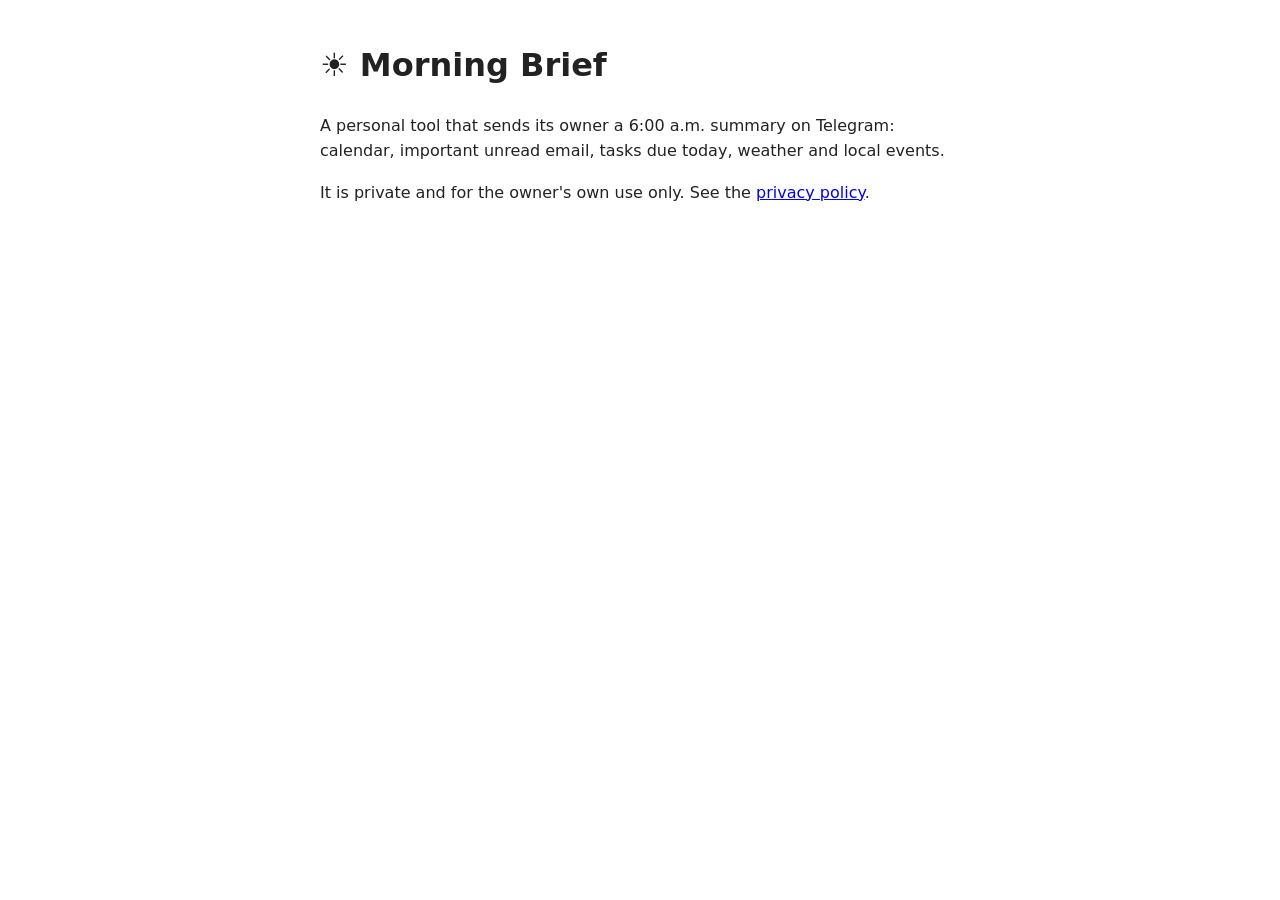
<file: morning-brief.html>
<!DOCTYPE html><html lang="en"><head><meta charset="utf-8"><meta name="viewport" content="width=device-width,initial-scale=1"><title>Morning Brief</title>
<style>body{font:16px/1.6 system-ui,sans-serif;max-width:640px;margin:40px auto;padding:0 18px;color:#222}</style></head><body>
<h1>☀️ Morning Brief</h1>
<p>A personal tool that sends its owner a 6:00 a.m. summary on Telegram: calendar, important unread email, tasks due today, weather and local events.</p>
<p>It is private and for the owner's own use only. See the <a href="privacy.html">privacy policy</a>.</p>
</body></html>
</file>
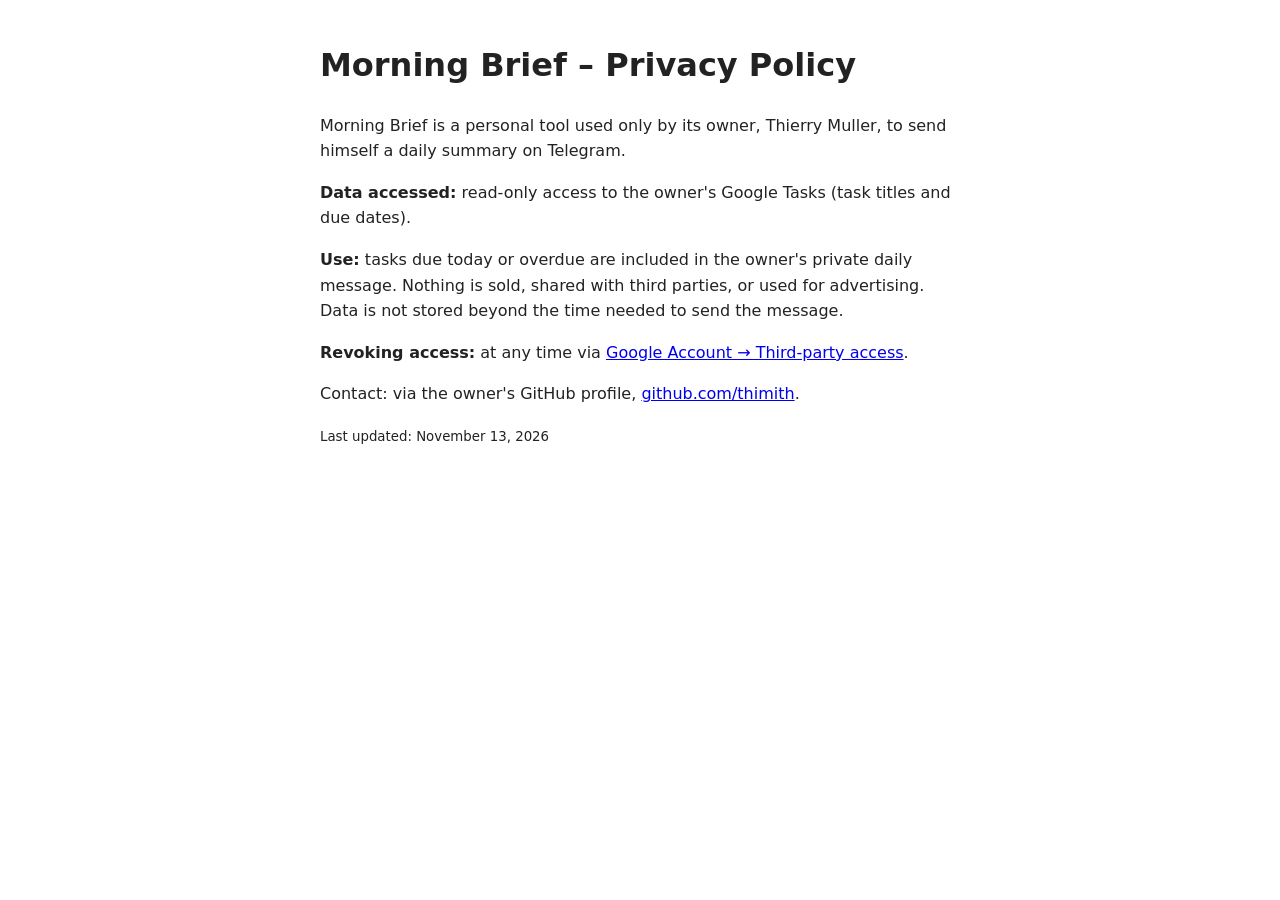
<file: privacy.html>
<!DOCTYPE html><html lang="en"><head><meta charset="utf-8"><meta name="viewport" content="width=device-width,initial-scale=1"><title>Morning Brief – Privacy Policy</title>
<style>body{font:16px/1.6 system-ui,sans-serif;max-width:640px;margin:40px auto;padding:0 18px;color:#222}</style></head><body>
<h1>Morning Brief – Privacy Policy</h1>
<p>Morning Brief is a personal tool used only by its owner, Thierry Muller, to send himself a daily summary on Telegram.</p>
<p><b>Data accessed:</b> read-only access to the owner's Google Tasks (task titles and due dates).</p>
<p><b>Use:</b> tasks due today or overdue are included in the owner's private daily message. Nothing is sold, shared with third parties, or used for advertising. Data is not stored beyond the time needed to send the message.</p>
<p><b>Revoking access:</b> at any time via <a href="https://myaccount.google.com/permissions">Google Account → Third-party access</a>.</p>
<p>Contact: via the owner's GitHub profile, <a href="https://github.com/thimith">github.com/thimith</a>.</p>
<p><small>Last updated: November 13, 2026</small></p>
</body></html>
</file>
